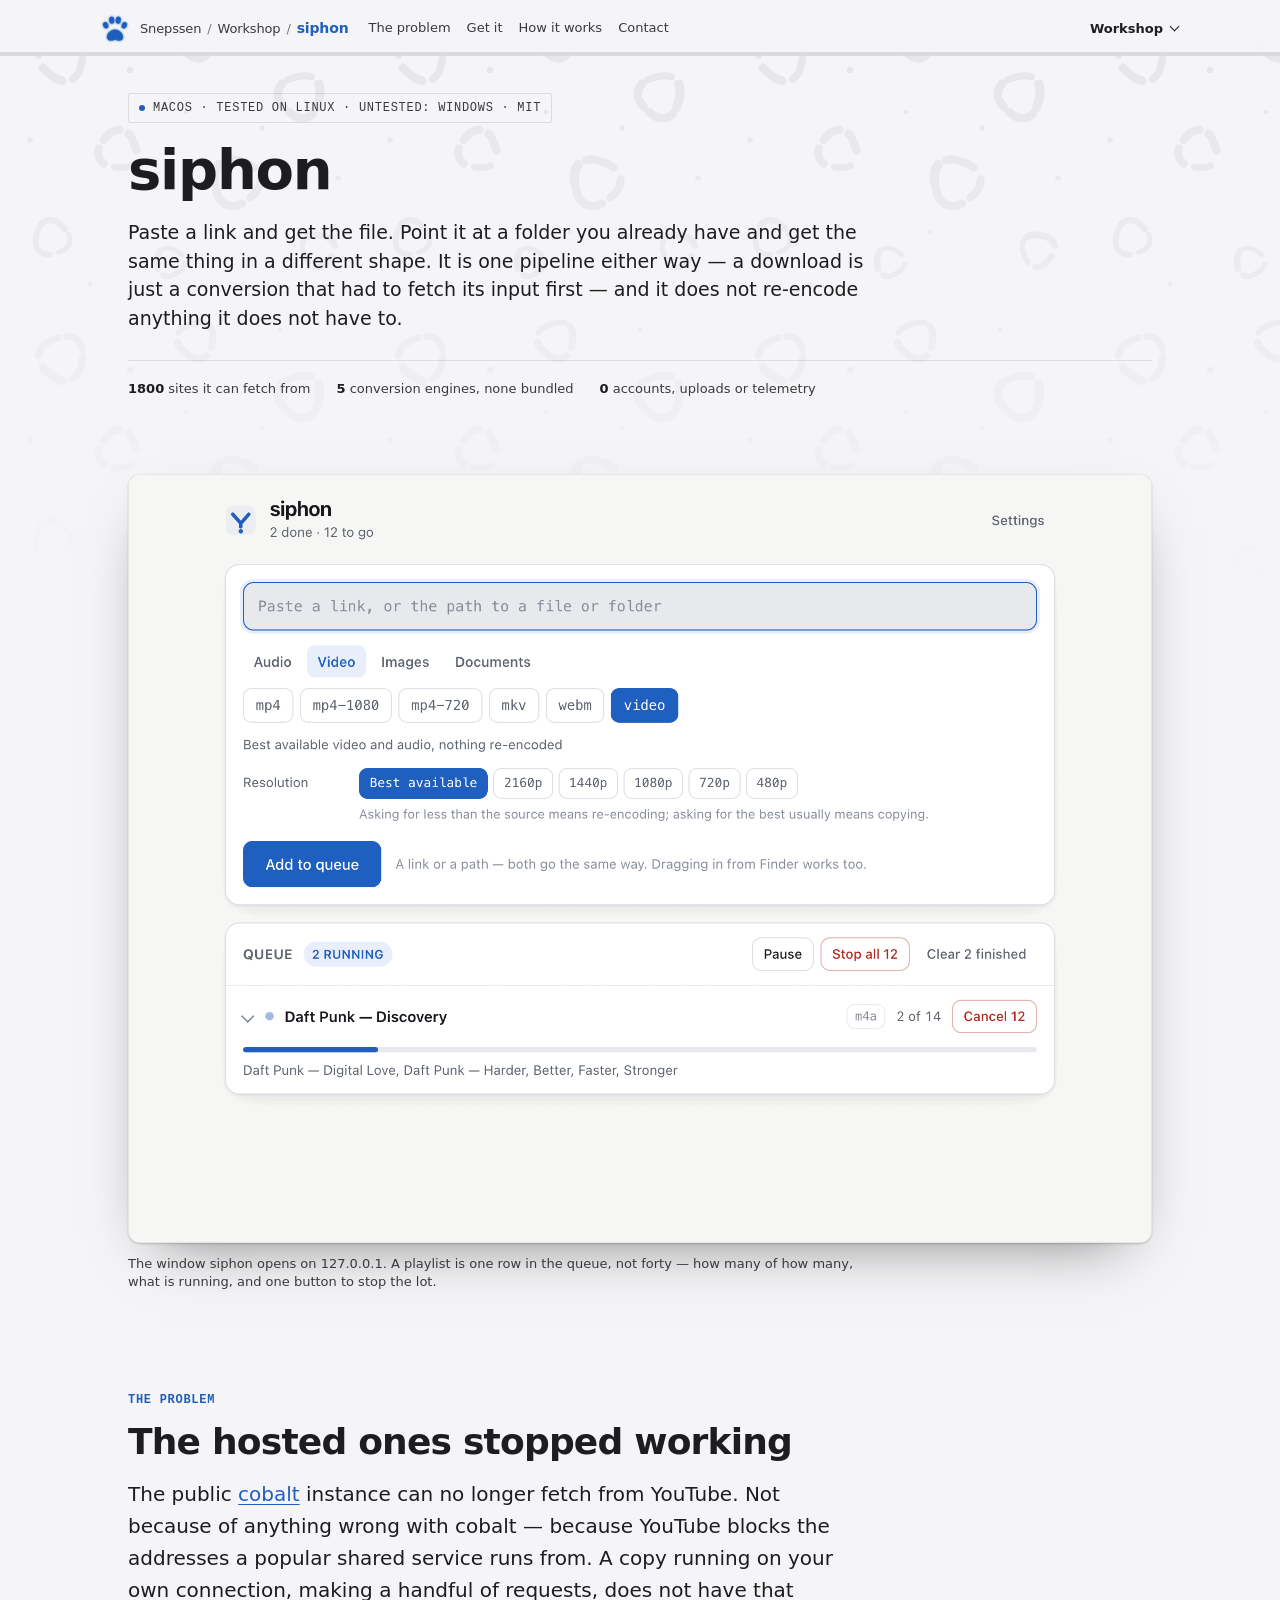
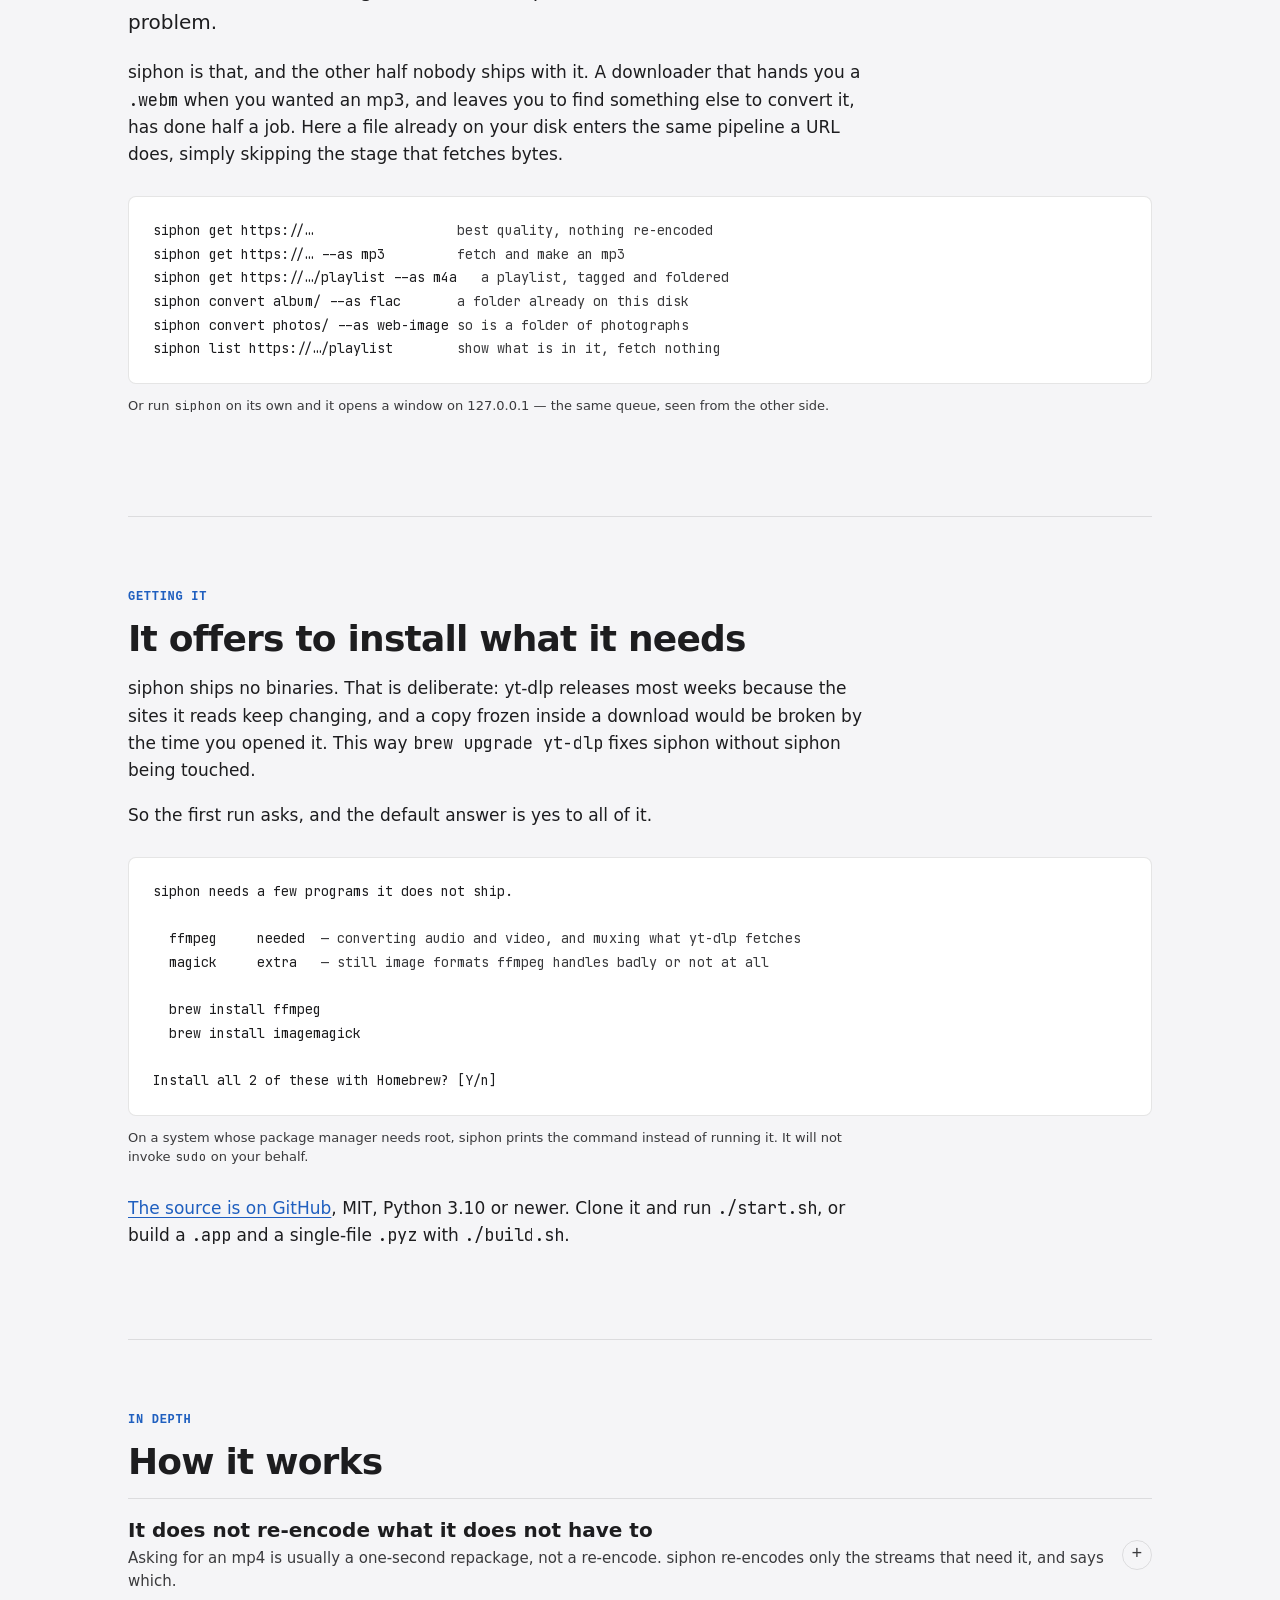
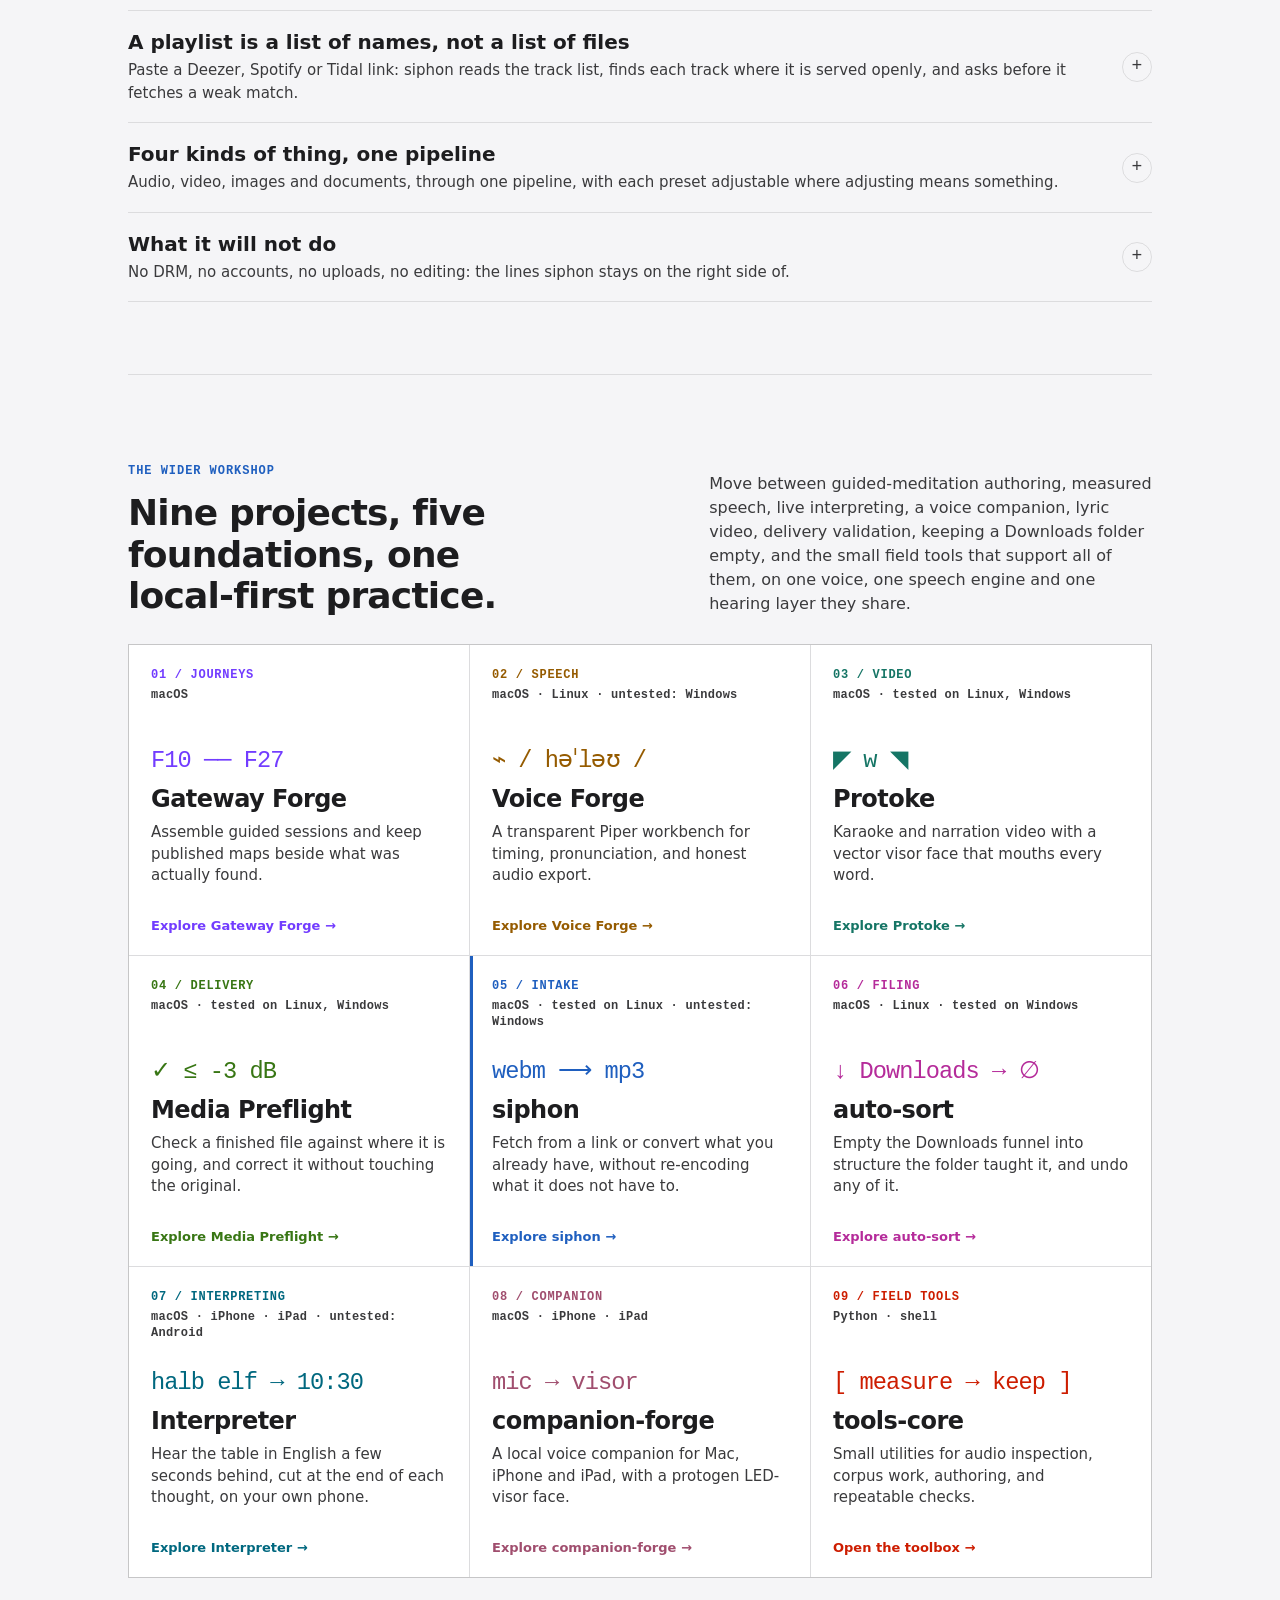
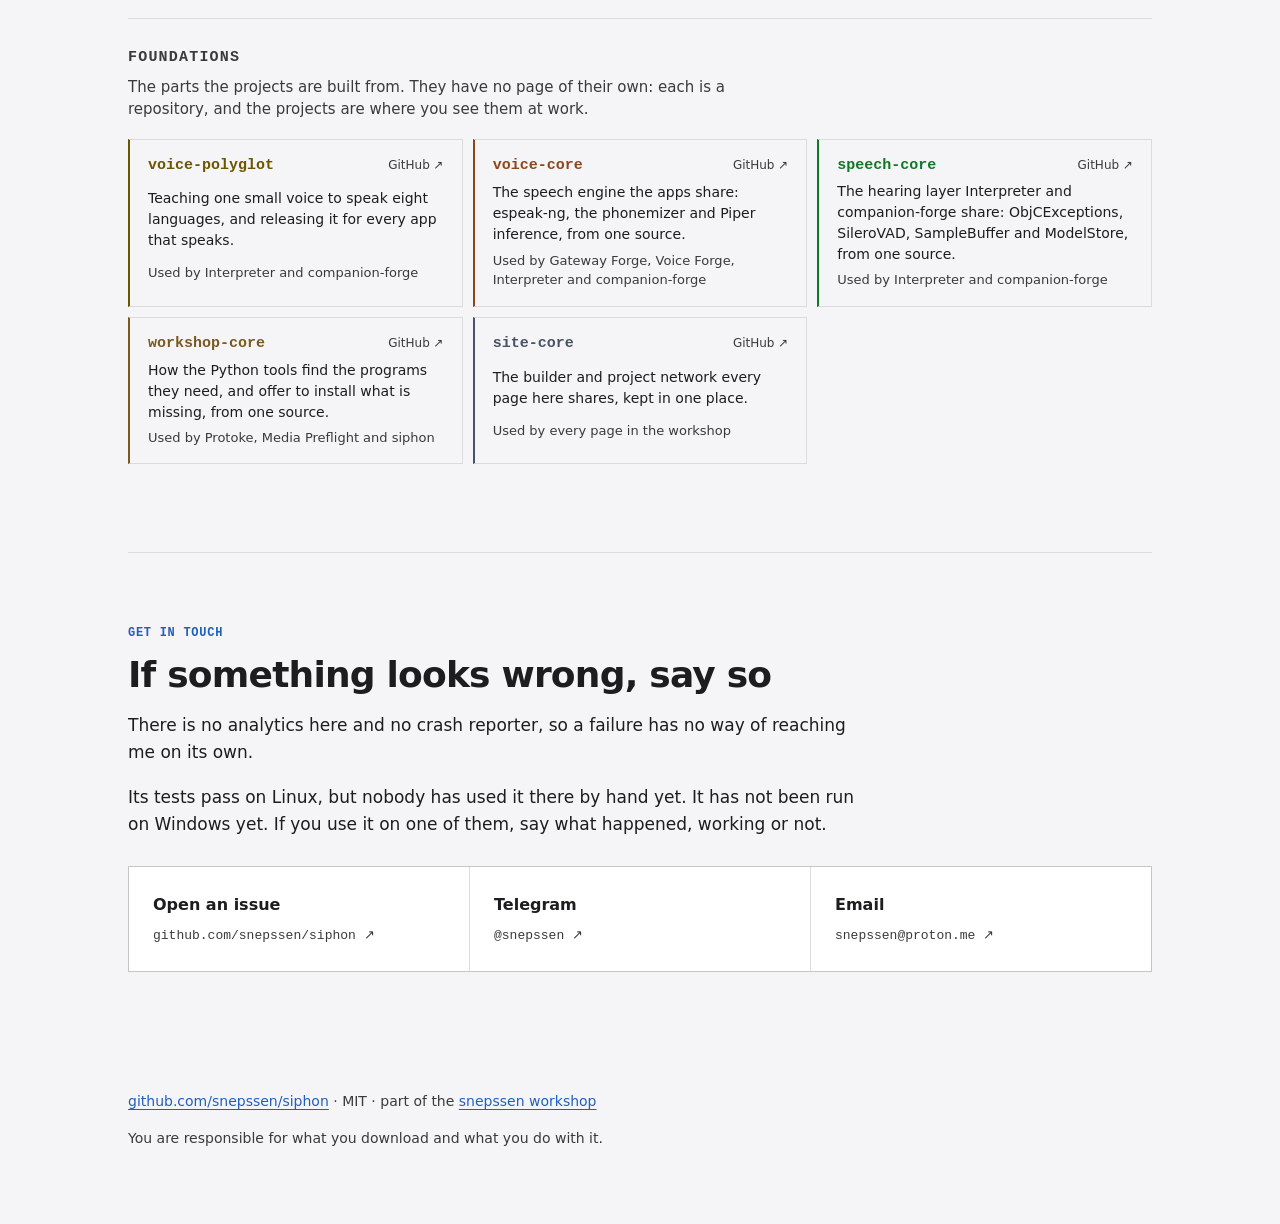
<file: docs/index.html>
<!doctype html>
<!-- Generated by docs/build.py from docs/page.py and docs/ecosystem.json.
     Edits made here are lost on the next build; edit those instead. -->
<html lang="en">
<head>
<meta charset="utf-8">
<meta name="viewport" content="width=device-width, initial-scale=1">
<title>siphon</title>
<meta name="description" content="Fetch media from a URL, or convert what you already have. Local-first, no accounts, and it never re-encodes what it does not have to.">
<meta property="og:title" content="siphon">
<meta property="og:description" content="Get media in, get it out in the shape you want — from a link or from your own disk, through one pipeline, on your own machine.">
<meta property="og:type" content="website">
<meta property="og:url" content="https://snepssen.github.io/siphon/">
<meta property="og:image" content="https://snepssen.github.io/siphon/preview.png">
<meta property="og:image:width" content="1200">
<meta property="og:image:height" content="630">
<meta property="og:image:alt" content="The siphon page">
<meta name="twitter:card" content="summary_large_image">
<link rel="stylesheet" href="fonts.css">
<link rel="stylesheet" href="style.css">
<link rel="stylesheet" href="ecosystem.css">
</head>
<body data-project="siphon">

<span class="ecosystem-page-top" id="page-top" aria-hidden="true"></span>
<span class="ecosystem-coat" aria-hidden="true"></span>
<nav class="ecosystem-rail" aria-label="Snepssen project network">
  <div class="ecosystem-progress" aria-hidden="true"><span></span></div>
  <div class="ecosystem-rail__inner">
    <a class="ecosystem-rail__home" href="#page-top">
      <span class="ecosystem-mark" aria-hidden="true">
        <svg class="ecosystem-mark__art" viewBox="-50 -50 100 100" focusable="false">
          <defs>
            <filter id="ecosystem-glow" x="-60%" y="-60%" width="220%" height="220%">
              <feGaussianBlur stdDeviation="4" result="soft"/>
              <feMerge><feMergeNode in="soft"/><feMergeNode in="SourceGraphic"/></feMerge>
            </filter>
          </defs>
          <g class="ecosystem-mark__paw" filter="url(#ecosystem-glow)" transform="translate(0 -3)">
            <path d="M0,8 C14,8 27,21 27,33 C27,43 18,47 10,45 C5,44 3,41 0,41 C-3,41 -5,44 -10,45 C-18,47 -27,43 -27,33 C-27,21 -14,8 0,8 Z"/>
            <ellipse cx="-31" cy="-6" rx="8.5" ry="11" transform="rotate(-24 -31 -6)"/>
            <ellipse cx="-11" cy="-23" rx="8.5" ry="12" transform="rotate(-8 -11 -23)"/>
            <ellipse cx="11" cy="-23" rx="8.5" ry="12" transform="rotate(8 11 -23)"/>
            <ellipse cx="31" cy="-6" rx="8.5" ry="11" transform="rotate(24 31 -6)"/>
          </g>
        </svg>
      </span>
      <span class="ecosystem-rail__identity">
        <span class="ecosystem-rail__identity-path">
          <span>Snepssen</span><i>/</i><span>Workshop</span><i>/</i>
        </span>
        <strong>siphon</strong>
      </span>
    </a>
    <div class="ecosystem-rail__jumps" role="navigation" aria-label="On this page">
      <a href="#problem">The problem</a>
      <a href="#get">Get it</a>
      <a href="#in-depth">How it works</a>
      <a href="#contact">Contact</a>
    </div>
    <div class="ecosystem-rail__more" hidden>
      <button class="ecosystem-rail__more-btn" type="button" aria-expanded="false"
              aria-controls="ecosystem-page-sections">More</button>
      <div class="ecosystem-rail__more-panel" id="ecosystem-page-sections" role="navigation"
           aria-label="On this page" hidden></div>
    </div>
    <button class="ecosystem-rail__brand" type="button" aria-expanded="false"
            aria-controls="ecosystem-projects" aria-label="Open workshop projects">
      <span class="ecosystem-rail__brand-label">Workshop</span>
      <span class="ecosystem-rail__chevron" aria-hidden="true"></span>
    </button>
    <div class="ecosystem-rail__links" id="ecosystem-projects" aria-hidden="true" inert>
      <a data-project="gateway-forge" style="--project-accent: var(--eco-gateway)" href="https://snepssen.github.io/gateway-forge/">Gateway Forge</a>
      <a data-project="voice-forge" style="--project-accent: var(--eco-voice)" href="https://snepssen.github.io/voice-forge/">Voice Forge</a>
      <a data-project="protoke" style="--project-accent: var(--eco-protoke)" href="https://snepssen.github.io/protoke/">Protoke</a>
      <a data-project="media-preflight" style="--project-accent: var(--eco-preflight)" href="https://snepssen.github.io/media-preflight/">Media Preflight</a>
      <a data-project="siphon" style="--project-accent: var(--eco-siphon)" href="https://snepssen.github.io/siphon/">siphon</a>
      <a data-project="auto-sort" style="--project-accent: var(--eco-autosort)" href="https://snepssen.github.io/auto-sort/">auto-sort</a>
      <a data-project="interpreter-forge" style="--project-accent: var(--eco-interpreter)" href="https://snepssen.github.io/interpreter-forge/">Interpreter</a>
      <a data-project="companion-forge" style="--project-accent: var(--eco-companion)" href="https://snepssen.github.io/companion-forge/">companion-forge</a>
      <a data-project="tools-core" style="--project-accent: var(--eco-tools)" href="https://snepssen.github.io/tools-core/">tools-core</a>
      <a data-project="voice-polyglot" style="--project-accent: var(--eco-polyglot)" href="https://github.com/snepssen/voice-polyglot">voice-polyglot</a>
      <a data-project="voice-core" style="--project-accent: var(--eco-voicecore)" href="https://github.com/snepssen/voice-core">voice-core</a>
      <a data-project="speech-core" style="--project-accent: var(--eco-speechcore)" href="https://github.com/snepssen/speech-core">speech-core</a>
      <a data-project="workshop-core" style="--project-accent: var(--eco-workshopcore)" href="https://github.com/snepssen/workshop-core">workshop-core</a>
      <a data-project="site-core" style="--project-accent: var(--eco-sitecore)" href="https://github.com/snepssen/site-core">site-core</a>
    </div>
  </div>
</nav>

<div class="wrap">
<header id="top" class="mast">
  <span class="badge"><span class="dot"></span>macOS · tested on Linux · untested: Windows · MIT</span>
  <h1>siphon</h1>
  <p class="subhead">Paste a link and get the file. Point it at a folder you already have and get the same thing in a different shape. It is one pipeline either way — a download is just a conversion that had to fetch its input first — and it does not re-encode anything it does not have to.</p>
  <div class="headmeta">
    <span><b>1800</b> sites it can fetch from</span>
    <span><b>5</b> conversion engines, none bundled</span>
    <span><b>0</b> accounts, uploads or telemetry</span>
  </div>
</header>
</div>
<div class="wrap">
  <figure class="shot">
    <picture>
      <source srcset="screens/queue-dark.png" media="(prefers-color-scheme: dark)">
      <img src="screens/queue-light.png" alt="siphon's window: a link field, a format chosen from Audio, Video, Images or Documents, the settings that apply to it, and a queue where a fourteen-track album is one row reading 4 of 14." width="1920"
           height="1440" loading="eager"
           decoding="async">
    </picture>
    <figcaption>The window siphon opens on 127.0.0.1. A playlist is one row in the queue, not forty — how many of how many, what is running, and one button to stop the lot.</figcaption>
  </figure>

<section id="problem">
  <p class="eyebrow">The problem</p>
  <h2>The hosted ones stopped working</h2>
  <p class="lede">The public <a href="https://github.com/imputnet/cobalt">cobalt</a> instance can no longer fetch from YouTube. Not because of anything wrong with cobalt — because YouTube blocks the addresses a popular shared service runs from. A copy running on your own connection, making a handful of requests, does not have that problem.</p>
  <p>siphon is that, and the other half nobody ships with it. A downloader that hands you a <span class="mono">.webm</span> when you wanted an mp3, and leaves you to find something else to convert it, has done half a job. Here a file already on your disk enters the same pipeline a URL does, simply skipping the stage that fetches bytes.</p>
  <div class="figure">
<pre class="report mono">siphon get https://…                  <span class="muted">best quality, nothing re-encoded</span>
siphon get https://… --as mp3         <span class="muted">fetch and make an mp3</span>
siphon get https://…/playlist --as m4a   <span class="muted">a playlist, tagged and foldered</span>
siphon convert album/ --as flac       <span class="muted">a folder already on this disk</span>
siphon convert photos/ --as web-image <span class="muted">so is a folder of photographs</span>
siphon list https://…/playlist        <span class="muted">show what is in it, fetch nothing</span></pre>
<p class="caption">Or run <span class="mono">siphon</span> on its own and it opens a window on 127.0.0.1 — the same queue, seen from the other side.</p>
</div>
</section>

<section id="get">
  <p class="eyebrow">Getting it</p>
  <h2>It offers to install what it needs</h2>
  <p>siphon ships no binaries. That is deliberate: yt-dlp releases most weeks because the sites it reads keep changing, and a copy frozen inside a download would be broken by the time you opened it. This way <span class="mono">brew upgrade yt-dlp</span> fixes siphon without siphon being touched.</p>
  <p>So the first run asks, and the default answer is yes to all of it.</p>
  <div class="figure">
<pre class="report mono">siphon needs a few programs it does not ship.

  ffmpeg     needed  <span class="muted">— converting audio and video, and muxing what yt-dlp fetches</span>
  magick     extra   <span class="muted">— still image formats ffmpeg handles badly or not at all</span>

  brew install ffmpeg
  brew install imagemagick

Install all 2 of these with Homebrew? [Y/n]</pre>
<p class="caption">On a system whose package manager needs root, siphon prints the command instead of running it. It will not invoke <span class="mono">sudo</span> on your behalf.</p>
</div>
  <p><a href="https://github.com/snepssen/siphon">The source is on GitHub</a>, MIT, Python 3.10 or newer. Clone it and run <span class="mono">./start.sh</span>, or build a <span class="mono">.app</span> and a single-file <span class="mono">.pyz</span> with <span class="mono">./build.sh</span>.</p>
</section>

<section id="in-depth" class="folds">
  <p class="eyebrow">In depth</p>
  <h2>How it works</h2>
  <details class="fold" id="remux">
    <summary><span class="fold__title">It does not re-encode what it does not have to</span><span class="fold__teaser">Asking for an mp4 is usually a one-second repackage, not a re-encode. siphon re-encodes only the streams that need it, and says which.</span></summary>
    <div class="fold__body">
  <p>Asking for an mp4 is usually not a conversion. The video is already H.264 and the audio already AAC; both are legal inside an mp4; the only work needed is moving the streams into a different wrapper. That takes about a second and changes not one sample. Re-encoding anyway would cost minutes and quality in exchange for nothing at all.</p>
  <p>So siphon compares what is in the file against what you asked for, stream by stream, re-encodes exactly the streams that need it — and tells you which ones those were.</p>
  <div class="figure">
<pre class="report mono">$ siphon get 'https://www.youtube.com/watch?v=aqz-KE-bpKQ' --as mp4-720 -v
<span class="pass">✓</span> Big Buck Bunny 60fps 4K.mp4  (153.7 MB)
    fetched aqz-KE-bpKQ.mp4
    Repackaged from mp4 to mp4 with the streams copied — nothing re-encoded.
    audio copied: already aac
    video copied: already h264</pre>
<p class="caption">Sixteen seconds for 153 MB, and the packets in the output are byte-for-byte the packets that came down the wire. There is a test that proves it — by comparing per-stream packet checksums, because decoded audio is <em>not</em> proof: containers disagree about padding and interleaving, so a perfect copy can decode a few hundred samples adrift.</p>
</div>
  <p>The same reasoning runs backwards into the fetch. Ask for an mp4 and siphon asks yt-dlp for the H.264 and AAC renditions specifically, so the conversion afterwards finds it has nothing to do. Ask for an <span class="mono">.opus</span> from YouTube and the result is a pure copy of what YouTube already serves — 0.09 seconds, against 7.65 to re-encode the same audio to mp3.</p>
  <p>You can see the decision before committing to it: <span class="mono">siphon plan recording.wav --as flac</span>.</p>
    </div>
  </details>
  <details class="fold" id="music">
    <summary><span class="fold__title">A playlist is a list of names, not a list of files</span><span class="fold__teaser">Paste a Deezer, Spotify or Tidal link: siphon reads the track list, finds each track where it is served openly, and asks before it fetches a weak match.</span></summary>
    <div class="fold__body">
  <p>Paste a Deezer, Spotify or Tidal album, playlist or track. siphon reads the track list — titles, artists, running times, cover art, ISRCs — then finds each track something that will actually serve it, fetches that, tags it, embeds the cover and files it under the album.</p>
  <p>Deezer needs no key at all. Spotify works without one too, by reading the same embed its web player uses — but that path cannot see ISRCs and stops at fifty tracks of a long playlist, so siphon says when a list looks truncated rather than quietly handing you a fraction of it.</p>
  <h3>How a track is matched, and when it refuses</h3>
  <p>This is where a music downloader usually goes quietly wrong. The obvious approach is to search the title and take whatever is closest in length. That is wrong often enough to matter:</p>
  <div class="figure">
<pre class="report mono"><span class="muted">wanted: Daft Punk — Harder, Better, Faster, Stronger (226s)</span>

<span class="pass">100%</span>  225s  Daft Punk            Daft Punk - Harder, Better, Faster, Stronger
      <span class="muted">title matches, channel is the artist, length exact</span>
 <span class="warn">73%</span>  225s  Fr. Eckle Studios    Daft Hands - Harder, Better, Faster, Stronger
      <span class="muted">title matches, length exact</span>
 <span class="bad">49%</span>  207s  Daft Punk            Daft Punk - Around the World / Harder Better…
      <span class="muted">length 19s out, looks like a live version</span></pre>
<p class="caption">“Daft Hands” is a different recording that happens to be <em>closer</em> in length than the real track. A resolver that decides on running time picks it. So running time is worth a quarter of the score and never more; the rest is the title, and whether the artist is the one who uploaded it.</p>
</div>
  <p>Above 75% siphon acts without comment. Below 50% it downloads nothing and names the closest miss. In between it stops and asks — <em>before</em> fetching, with the candidates and the reasons laid out, in the terminal or as a card in the window. A weak match is shown before it downloads, not apologised for after.</p>
  <figure class="shot">
    <picture>
      <source srcset="screens/choosing-dark.png" media="(prefers-color-scheme: dark)">
      <img src="screens/choosing-light.png" alt="A track siphon is not sure about, stopped in the queue. Candidates are listed with their scores, uploaders, lengths and the reasons for each score, each with a Use this button, and a note that nothing has been downloaded." width="1920"
           height="1760" loading="lazy"
           decoding="async">
    </picture>
    <figcaption>Erik Satie's Gnossienne No.1 at 69% — close enough to offer, not close enough to assume. Nothing has been fetched at this point, and the job waits as long as it takes, including across a restart.</figcaption>
  </figure>
    </div>
  </details>
  <details class="fold" id="formats">
    <summary><span class="fold__title">Four kinds of thing, one pipeline</span><span class="fold__teaser">Audio, video, images and documents, through one pipeline, with each preset adjustable where adjusting means something.</span></summary>
    <div class="fold__body">
  <div class="cards">
    <div class="card"><h3>Audio</h3><p class="mono">mp3 · m4a · opus · flac · wav</p><p>Plus <span class="mono">audio</span>, meaning whatever it already was, untouched.</p></div>
    <div class="card"><h3>Video</h3><p class="mono">mp4 · mp4-1080 · mp4-720 · mkv · webm</p><p>Plus <span class="mono">video</span> — best available, nothing re-encoded.</p></div>
    <div class="card"><h3>Images</h3><p class="mono">jpg · png · webp · tiff · gif</p><p><span class="mono">web-image</span> caps the longest side at 2000px. Transparency is flattened onto white, not the black you would otherwise get.</p></div>
    <div class="card"><h3>Documents</h3><p class="mono">pdf · docx · xlsx · pptx · epub · odt · rtf · html · md · txt · csv</p><p>Office files to PDF keep their layout; documents to markup keep their meaning. Different engines, on purpose.</p></div>
  </div>
  <p>A preset is where a setting starts, not where it is stuck. Pick a format and the window offers what can be adjusted on it — a bitrate for a lossy audio format, a resolution for video, quality and a size cap for images, a rendering resolution for PDF pages — and the command line takes the same choices. Only the settings that mean something are offered: there is no bitrate on FLAC and no resolution on an audio file, because a control that changes nothing is worse than no control.</p>
  <p class="note">A PDF rendered to images gives you one file per page, not a picture of page one.</p>
    </div>
  </details>
  <details class="fold" id="limits">
    <summary><span class="fold__title">What it will not do</span><span class="fold__teaser">No DRM, no accounts, no uploads, no editing: the lines siphon stays on the right side of.</span></summary>
    <div class="fold__body">
  <p>siphon fetches things that are served openly. It reads playlists from streaming services as metadata — what the tracks are — and then fetches those tracks from somewhere that serves them. <b>It does not decrypt protected streams, and it will not be made to.</b> If a service hands out its audio under DRM, siphon's answer is that it cannot help, and it says so in those words rather than failing strangely.</p>
  <p>It is not an editor and not a library manager. It does not upload anything anywhere, and nothing leaves your machine except the request that fetches the media. There are no accounts, no telemetry and no cloud anything.</p>
  <p>Two limits worth knowing before you meet them. <b>There is no way back out of a PDF</b> — a PDF describes marks on a page, and the structure the document had before it became one is not in the file; siphon makes PDFs smaller and renders their pages, and does not pretend to un-print them. And <b>converting a document is not transcoding</b>: tracked changes and exact layout do not survive a change of format, so every plan says what it will lose before it runs.</p>
    </div>
  </details>
</section>

<section class="ecosystem-more" aria-labelledby="ecosystem-heading">
  <div class="ecosystem-more__head">
    <div>
      <p class="ecosystem-kicker">The wider workshop</p>
      <h2 id="ecosystem-heading">Nine projects, five foundations, one local-first practice.</h2>
    </div>
    <p class="ecosystem-more__intro">Move between guided-meditation authoring, measured speech, live interpreting, a voice companion, lyric video, delivery validation, keeping a Downloads folder empty, and the small field tools that support all of them, on one voice, one speech engine and one hearing layer they share.</p>
  </div>
  <div class="ecosystem-grid">
    <a class="ecosystem-card" data-project="gateway-forge" style="--card-accent: var(--eco-gateway)" href="https://snepssen.github.io/gateway-forge/">
      <div class="ecosystem-card__index"><span>01 / JOURNEYS</span><span>macOS</span></div>
      <div class="ecosystem-card__glyph" aria-hidden="true">F10 ── F27</div>
      <h3>Gateway Forge</h3>
      <p>Assemble guided sessions and keep published maps beside what was actually found.</p>
      <span class="ecosystem-card__go">Explore Gateway Forge →</span>
    </a>
    <a class="ecosystem-card" data-project="voice-forge" style="--card-accent: var(--eco-voice)" href="https://snepssen.github.io/voice-forge/">
      <div class="ecosystem-card__index"><span>02 / SPEECH</span><span>macOS · Linux · untested: Windows</span></div>
      <div class="ecosystem-card__glyph" aria-hidden="true">⌁ / həˈləʊ /</div>
      <h3>Voice Forge</h3>
      <p>A transparent Piper workbench for timing, pronunciation, and honest audio export.</p>
      <span class="ecosystem-card__go">Explore Voice Forge →</span>
    </a>
    <a class="ecosystem-card" data-project="protoke" style="--card-accent: var(--eco-protoke)" href="https://snepssen.github.io/protoke/">
      <div class="ecosystem-card__index"><span>03 / VIDEO</span><span>macOS · tested on Linux, Windows</span></div>
      <div class="ecosystem-card__glyph" aria-hidden="true">◤ w ◥</div>
      <h3>Protoke</h3>
      <p>Karaoke and narration video with a vector visor face that mouths every word.</p>
      <span class="ecosystem-card__go">Explore Protoke →</span>
    </a>
    <a class="ecosystem-card" data-project="media-preflight" style="--card-accent: var(--eco-preflight)" href="https://snepssen.github.io/media-preflight/">
      <div class="ecosystem-card__index"><span>04 / DELIVERY</span><span>macOS · tested on Linux, Windows</span></div>
      <div class="ecosystem-card__glyph" aria-hidden="true">✓ ≤ -3 dB</div>
      <h3>Media Preflight</h3>
      <p>Check a finished file against where it is going, and correct it without touching the original.</p>
      <span class="ecosystem-card__go">Explore Media Preflight →</span>
    </a>
    <a class="ecosystem-card" data-project="siphon" style="--card-accent: var(--eco-siphon)" href="https://snepssen.github.io/siphon/" aria-current="page">
      <div class="ecosystem-card__index"><span>05 / INTAKE</span><span>macOS · tested on Linux · untested: Windows</span></div>
      <div class="ecosystem-card__glyph" aria-hidden="true">webm ⟶ mp3</div>
      <h3>siphon</h3>
      <p>Fetch from a link or convert what you already have, without re-encoding what it does not have to.</p>
      <span class="ecosystem-card__go">Explore siphon →</span>
    </a>
    <a class="ecosystem-card" data-project="auto-sort" style="--card-accent: var(--eco-autosort)" href="https://snepssen.github.io/auto-sort/">
      <div class="ecosystem-card__index"><span>06 / FILING</span><span>macOS · Linux · tested on Windows</span></div>
      <div class="ecosystem-card__glyph" aria-hidden="true">↓ Downloads → ∅</div>
      <h3>auto-sort</h3>
      <p>Empty the Downloads funnel into structure the folder taught it, and undo any of it.</p>
      <span class="ecosystem-card__go">Explore auto-sort →</span>
    </a>
    <a class="ecosystem-card" data-project="interpreter-forge" style="--card-accent: var(--eco-interpreter)" href="https://snepssen.github.io/interpreter-forge/">
      <div class="ecosystem-card__index"><span>07 / INTERPRETING</span><span>macOS · iPhone · iPad · untested: Android</span></div>
      <div class="ecosystem-card__glyph" aria-hidden="true">halb elf → 10:30</div>
      <h3>Interpreter</h3>
      <p>Hear the table in English a few seconds behind, cut at the end of each thought, on your own phone.</p>
      <span class="ecosystem-card__go">Explore Interpreter →</span>
    </a>
    <a class="ecosystem-card" data-project="companion-forge" style="--card-accent: var(--eco-companion)" href="https://snepssen.github.io/companion-forge/">
      <div class="ecosystem-card__index"><span>08 / COMPANION</span><span>macOS · iPhone · iPad</span></div>
      <div class="ecosystem-card__glyph" aria-hidden="true">mic → visor</div>
      <h3>companion-forge</h3>
      <p>A local voice companion for Mac, iPhone and iPad, with a protogen LED-visor face.</p>
      <span class="ecosystem-card__go">Explore companion-forge →</span>
    </a>
    <a class="ecosystem-card" data-project="tools-core" style="--card-accent: var(--eco-tools)" href="https://snepssen.github.io/tools-core/">
      <div class="ecosystem-card__index"><span>09 / FIELD TOOLS</span><span>Python · shell</span></div>
      <div class="ecosystem-card__glyph" aria-hidden="true">[ measure → keep ]</div>
      <h3>tools-core</h3>
      <p>Small utilities for audio inspection, corpus work, authoring, and repeatable checks.</p>
      <span class="ecosystem-card__go">Open the toolbox →</span>
    </a>
  </div>
  <div class="ecosystem-foundations">
    <div class="ecosystem-foundations__head">
      <p class="ecosystem-kicker">Foundations</p>
      <p>The parts the projects are built from. They have no page of their own: each is a repository, and the projects are where you see them at work.</p>
    </div>
    <ul>
      <li><a class="ecosystem-foundation" data-project="voice-polyglot" style="--card-accent: var(--eco-polyglot)" href="https://github.com/snepssen/voice-polyglot">
        <span class="ecosystem-foundation__name">voice-polyglot<span class="ecosystem-foundation__out" aria-label="on GitHub">GitHub ↗</span></span>
        <span class="ecosystem-foundation__what">Teaching one small voice to speak eight languages, and releasing it for every app that speaks.</span>
        <span class="ecosystem-foundation__used">Used by Interpreter and companion-forge</span>
      </a></li>
      <li><a class="ecosystem-foundation" data-project="voice-core" style="--card-accent: var(--eco-voicecore)" href="https://github.com/snepssen/voice-core">
        <span class="ecosystem-foundation__name">voice-core<span class="ecosystem-foundation__out" aria-label="on GitHub">GitHub ↗</span></span>
        <span class="ecosystem-foundation__what">The speech engine the apps share: espeak-ng, the phonemizer and Piper inference, from one source.</span>
        <span class="ecosystem-foundation__used">Used by Gateway Forge, Voice Forge, Interpreter and companion-forge</span>
      </a></li>
      <li><a class="ecosystem-foundation" data-project="speech-core" style="--card-accent: var(--eco-speechcore)" href="https://github.com/snepssen/speech-core">
        <span class="ecosystem-foundation__name">speech-core<span class="ecosystem-foundation__out" aria-label="on GitHub">GitHub ↗</span></span>
        <span class="ecosystem-foundation__what">The hearing layer Interpreter and companion-forge share: ObjCExceptions, SileroVAD, SampleBuffer and ModelStore, from one source.</span>
        <span class="ecosystem-foundation__used">Used by Interpreter and companion-forge</span>
      </a></li>
      <li><a class="ecosystem-foundation" data-project="workshop-core" style="--card-accent: var(--eco-workshopcore)" href="https://github.com/snepssen/workshop-core">
        <span class="ecosystem-foundation__name">workshop-core<span class="ecosystem-foundation__out" aria-label="on GitHub">GitHub ↗</span></span>
        <span class="ecosystem-foundation__what">How the Python tools find the programs they need, and offer to install what is missing, from one source.</span>
        <span class="ecosystem-foundation__used">Used by Protoke, Media Preflight and siphon</span>
      </a></li>
      <li><a class="ecosystem-foundation" data-project="site-core" style="--card-accent: var(--eco-sitecore)" href="https://github.com/snepssen/site-core">
        <span class="ecosystem-foundation__name">site-core<span class="ecosystem-foundation__out" aria-label="on GitHub">GitHub ↗</span></span>
        <span class="ecosystem-foundation__what">The builder and project network every page here shares, kept in one place.</span>
        <span class="ecosystem-foundation__used">Used by every page in the workshop</span>
      </a></li>
    </ul>
  </div>
</section>

<section id="contact">
  <p class="eyebrow">Get in touch</p>
  <h2>If something looks wrong, say so</h2>
  <p>There is no analytics here and no crash reporter, so a failure has no way of reaching me on its own.</p>
  <p>Its tests pass on Linux, but nobody has used it there by hand yet. It has not been run on Windows yet. If you use it on one of them, say what happened, working or not.</p>
  <div class="contact-card">
    <a href="https://github.com/snepssen/siphon/issues">Open an issue<span>github.com/snepssen/siphon ↗</span></a>
    <a href="https://t.me/snepssen">Telegram<span>@snepssen ↗</span></a>
    <a href="mailto:snepssen@proton.me">Email<span>snepssen@proton.me ↗</span></a>
  </div>
</section>

<footer>
  <p><a href="https://github.com/snepssen/siphon">github.com/snepssen/siphon</a> · MIT · part of the <a href="https://snepssen.github.io/tools-core/">snepssen workshop</a></p>
  <p>You are responsible for what you download and what you do with it.</p>
</footer>

</div>

<script src="ecosystem.js"></script>
</body>
</html>
</file>
<file: docs/fonts.css>
/* The type this page uses, served from this repository.
 *
 * Written by tools-core/site-fonts/self-host.py, which copies each
 * @font-face across from Google's own stylesheet exactly as served and
 * changes only the url(). Do not hand-edit: re-run the tool.
 *
 * Loading these from fonts.googleapis.com told Google the address of
 * everyone who read the page. These pages have no analytics of any
 * kind, so the type was the last thing reporting back.
 *
 * From: https://fonts.googleapis.com/css2?family=Space+Grotesk:wght@500;600;700&family=Inter:wght@400;500;600&family=JetBrains+Mono:wght@400;500&display=swap
 */

@font-face {
  font-family: 'Inter';
  font-style: normal;
  font-weight: 400;
  font-display: swap;
  src: url(fonts/UcC73FwrK3iLTeHuS_nVMrMxCp50SjIa1ZL7W0Q5nw.woff2) format('woff2');
  unicode-range: U+0000-00FF, U+0131, U+0152-0153, U+02BB-02BC, U+02C6, U+02DA, U+02DC, U+0304, U+0308, U+0329, U+2000-206F, U+20AC, U+2122, U+2191, U+2193, U+2212, U+2215, U+FEFF, U+FFFD;
}

@font-face {
  font-family: 'Inter';
  font-style: normal;
  font-weight: 500;
  font-display: swap;
  src: url(fonts/UcC73FwrK3iLTeHuS_nVMrMxCp50SjIa1ZL7W0Q5nw.woff2) format('woff2');
  unicode-range: U+0000-00FF, U+0131, U+0152-0153, U+02BB-02BC, U+02C6, U+02DA, U+02DC, U+0304, U+0308, U+0329, U+2000-206F, U+20AC, U+2122, U+2191, U+2193, U+2212, U+2215, U+FEFF, U+FFFD;
}

@font-face {
  font-family: 'Inter';
  font-style: normal;
  font-weight: 600;
  font-display: swap;
  src: url(fonts/UcC73FwrK3iLTeHuS_nVMrMxCp50SjIa1ZL7W0Q5nw.woff2) format('woff2');
  unicode-range: U+0000-00FF, U+0131, U+0152-0153, U+02BB-02BC, U+02C6, U+02DA, U+02DC, U+0304, U+0308, U+0329, U+2000-206F, U+20AC, U+2122, U+2191, U+2193, U+2212, U+2215, U+FEFF, U+FFFD;
}

@font-face {
  font-family: 'JetBrains Mono';
  font-style: normal;
  font-weight: 400;
  font-display: swap;
  src: url(fonts/tDbv2o-flEEny0FZhsfKu5WU4zr3E_BX0PnT8RD8yKwBNntkaToggR7BYRbKPxDcwgknk-4.woff2) format('woff2');
  unicode-range: U+0000-00FF, U+0131, U+0152-0153, U+02BB-02BC, U+02C6, U+02DA, U+02DC, U+0304, U+0308, U+0329, U+2000-206F, U+20AC, U+2122, U+2191, U+2193, U+2212, U+2215, U+FEFF, U+FFFD;
}

@font-face {
  font-family: 'JetBrains Mono';
  font-style: normal;
  font-weight: 500;
  font-display: swap;
  src: url(fonts/tDbv2o-flEEny0FZhsfKu5WU4zr3E_BX0PnT8RD8yKwBNntkaToggR7BYRbKPxDcwgknk-4.woff2) format('woff2');
  unicode-range: U+0000-00FF, U+0131, U+0152-0153, U+02BB-02BC, U+02C6, U+02DA, U+02DC, U+0304, U+0308, U+0329, U+2000-206F, U+20AC, U+2122, U+2191, U+2193, U+2212, U+2215, U+FEFF, U+FFFD;
}

@font-face {
  font-family: 'Space Grotesk';
  font-style: normal;
  font-weight: 500;
  font-display: swap;
  src: url(fonts/V8mDoQDjQSkFtoMM3T6r8E7mPbF4C_k3HqU.woff2) format('woff2');
  unicode-range: U+0000-00FF, U+0131, U+0152-0153, U+02BB-02BC, U+02C6, U+02DA, U+02DC, U+0304, U+0308, U+0329, U+2000-206F, U+20AC, U+2122, U+2191, U+2193, U+2212, U+2215, U+FEFF, U+FFFD;
}

@font-face {
  font-family: 'Space Grotesk';
  font-style: normal;
  font-weight: 600;
  font-display: swap;
  src: url(fonts/V8mDoQDjQSkFtoMM3T6r8E7mPbF4C_k3HqU.woff2) format('woff2');
  unicode-range: U+0000-00FF, U+0131, U+0152-0153, U+02BB-02BC, U+02C6, U+02DA, U+02DC, U+0304, U+0308, U+0329, U+2000-206F, U+20AC, U+2122, U+2191, U+2193, U+2212, U+2215, U+FEFF, U+FFFD;
}

@font-face {
  font-family: 'Space Grotesk';
  font-style: normal;
  font-weight: 700;
  font-display: swap;
  src: url(fonts/V8mDoQDjQSkFtoMM3T6r8E7mPbF4C_k3HqU.woff2) format('woff2');
  unicode-range: U+0000-00FF, U+0131, U+0152-0153, U+02BB-02BC, U+02C6, U+02DA, U+02DC, U+0304, U+0308, U+0329, U+2000-206F, U+20AC, U+2122, U+2191, U+2193, U+2212, U+2215, U+FEFF, U+FFFD;
}
</file>
<file: docs/style.css>
/* Dark-first, and the same palette the window uses — the page, the icon and
   the program a reader downloads should be recognisably one thing rather than
   a brand applied to a tool afterwards. Blue is the accent siphon acts in,
   green a finished file, amber something that wants a person, red a refusal. */
:root{
  --ground:#16181C; --surface:#1E2127; --raise:#262A31; --line:#313640;
  --ink:#E8EAEE; --muted:#99A1AD;
  --signal:#7AA7FF;             /* siphon acting */
  --fail:#FF8A80;               /* a refusal */
  --warn:#F0B849;               /* waiting for a person */
  --published:#6FD39A;          /* finished */
  --measure:64ch;
}
@media (prefers-color-scheme: light){
  :root:not([data-theme="dark"]){
    --ground:#F6F6F4; --surface:#FFFFFF; --raise:#EDEEF1; --line:#DCDFE4;
    --ink:#16181C; --muted:#5D646E;
    --signal:#1F5FBF; --fail:#B3261E; --warn:#8A5A00; --published:#1C6B3F;
  }
}
:root[data-theme="light"]{
  --ground:#F6F6F4; --surface:#FFFFFF; --raise:#EDEEF1; --line:#DCDFE4;
  --ink:#16181C; --muted:#5D646E;
  --signal:#1F5FBF; --fail:#B3261E; --warn:#8A5A00; --published:#1C6B3F;
}

*{box-sizing:border-box}
body{
  margin:0; background:var(--ground); color:var(--ink);
  font:400 17px/1.62 Inter,system-ui,-apple-system,"Segoe UI",sans-serif;
  -webkit-font-smoothing:antialiased;
}
.wrap{max-width:1160px;margin:0 auto;padding:0 28px}
h1,h2,h3,.ui{font-family:"Space Grotesk",Inter,system-ui,sans-serif;letter-spacing:-.02em}
.mono,code,pre{font-family:"JetBrains Mono",ui-monospace,Menlo,Consolas,monospace}
a{color:var(--signal);text-decoration-thickness:1px;text-underline-offset:3px}
a:focus-visible,button:focus-visible{outline:2px solid var(--signal);outline-offset:3px}
p{margin:0 0 1.05em;max-width:var(--measure)}
.lede{font-size:20px}
.eyebrow{
  font-family:"JetBrains Mono",monospace;font-size:11px;font-weight:500;
  letter-spacing:.16em;text-transform:uppercase;color:var(--muted);margin:0 0 14px;
}
img,svg{max-width:100%}

/* ---------------------------------------------------------------- masthead */
header{padding:74px 0 0;border-bottom:1px solid var(--line)}
.badge{
  display:inline-flex;align-items:center;gap:8px;font-family:"JetBrains Mono",monospace;
  font-size:11px;font-weight:500;letter-spacing:.12em;text-transform:uppercase;
  color:var(--muted);border:1px solid var(--line);border-radius:2px;padding:5px 10px;
}
.dot{width:6px;height:6px;border-radius:50%;background:var(--signal)}
h1{
  font-weight:600;font-size:clamp(46px,8vw,92px);line-height:.98;
  margin:26px 0 0;text-wrap:balance;
}
.subhead{margin:24px 0 0;font-size:21px;line-height:1.52;max-width:58ch;color:var(--ink)}
.headmeta{
  display:flex;flex-wrap:wrap;gap:10px 26px;margin:34px 0 0;padding:18px 0 40px;
  border-top:1px solid var(--line);
}
.headmeta span{font-size:13px;color:var(--muted)}
.headmeta b{color:var(--ink);font-weight:600}

/* ------------------------------------------------------------ section jump */
.jump{position:sticky;top:0;z-index:20;background:var(--ground);border-bottom:1px solid var(--line)}
@supports (backdrop-filter:blur(10px)){
  .jump{background:color-mix(in srgb, var(--ground) 84%, transparent);backdrop-filter:blur(10px)}
}
.jump .wrap{display:flex;align-items:center;justify-content:space-between;gap:20px;height:46px}
.jump ul{display:flex;gap:24px;margin:0;padding:0;list-style:none}
.jump a{
  font-family:"JetBrains Mono",monospace;font-size:11px;font-weight:500;
  letter-spacing:.14em;text-transform:uppercase;text-decoration:none;
  color:var(--muted);white-space:nowrap;
}
.jump .mark{color:var(--ink);letter-spacing:.02em;font-family:"Space Grotesk",sans-serif;font-weight:600}
.jump a:hover{color:var(--signal)}
section[id],header[id]{scroll-margin-top:58px}
@media (max-width:600px){
  .jump .mark{display:none}
  .jump .wrap{justify-content:center}
  .jump ul{gap:15px;overflow-x:auto}
}

section{padding:62px 0;border-bottom:1px solid var(--line)}
section:last-of-type{border-bottom:0}
h2{font-size:clamp(27px,3.6vw,38px);font-weight:600;margin:0 0 10px;text-wrap:balance}
h3{font-size:18px;font-weight:600;margin:0 0 8px}

/* ------------------------------------------------------------- the report */
.report{
  background:var(--surface);border:1px solid var(--line);border-radius:8px;
  padding:22px 24px;overflow-x:auto;
  font:400 13.5px/1.75 "JetBrains Mono",ui-monospace,Menlo,Consolas,monospace;
  white-space:pre;
}
.report .r-fail{color:var(--fail)}
.report .r-pass{color:var(--signal)}
.report .r-warn{color:var(--warn)}
.report .r-dim{color:var(--muted)}
.report .r-head{color:var(--ink);font-weight:500}

.caption{margin:14px 0 0;font-size:14px;color:var(--muted);max-width:var(--measure)}

/* ----------------------------------------------------------------- layout */
.two{display:grid;grid-template-columns:minmax(0,1.05fr) minmax(0,.95fr);gap:44px;align-items:start}
.cards{display:grid;grid-template-columns:repeat(2,minmax(0,1fr));gap:1px;background:var(--line);
       border:1px solid var(--line);margin-top:28px}
.card{background:var(--surface);padding:22px 22px 24px}
.card h3{color:var(--ink)}
.card p{margin:0;font-size:15px;line-height:1.55;color:var(--muted);max-width:none}
.card .num{font:500 11px/1 "JetBrains Mono",monospace;letter-spacing:.14em;
           text-transform:uppercase;color:var(--signal);display:block;margin-bottom:12px}

table{width:100%;border-collapse:collapse;margin:24px 0 0;font-size:15px}
th,td{text-align:left;padding:11px 14px 11px 0;border-bottom:1px solid var(--line);vertical-align:top}
th{font-family:"JetBrains Mono",monospace;font-size:11px;font-weight:500;letter-spacing:.13em;
   text-transform:uppercase;color:var(--muted)}
td code{font-size:13.5px;color:var(--ink)}
.tag{display:inline-block;font:500 10.5px/1 "JetBrains Mono",monospace;letter-spacing:.1em;
     text-transform:uppercase;padding:4px 7px;border-radius:2px;border:1px solid var(--line);
     color:var(--muted);white-space:nowrap}
.tag.published{color:var(--published);border-color:color-mix(in srgb,var(--published) 40%,transparent)}
.tag.informal{color:var(--warn);border-color:color-mix(in srgb,var(--warn) 40%,transparent)}

.note{
  border-left:2px solid var(--warn);background:color-mix(in srgb,var(--warn) 7%,transparent);
  padding:16px 18px;margin:28px 0 0;
}
.note p{margin:0;font-size:15px;max-width:none}
.note strong{color:var(--ink)}

pre.code{
  background:var(--surface);border:1px solid var(--line);border-radius:8px;
  padding:18px 20px;overflow-x:auto;font-size:13.5px;line-height:1.7;margin:22px 0 0;
}
pre.code .c{color:var(--muted)}

ul.plain{margin:16px 0 0;padding:0;list-style:none;max-width:var(--measure)}
ul.plain li{padding:9px 0 9px 26px;position:relative;border-bottom:1px solid var(--line);font-size:15.5px}
ul.plain li::before{content:"✓";position:absolute;left:0;color:var(--signal);font-weight:600}
ul.plain li.no::before{content:"✕";color:var(--fail)}

/* ---------------------------------------------------------- signal diagram */
.diagram{margin:28px 0 0;padding:26px 20px;background:var(--surface);
         border:1px solid var(--line);border-radius:8px;overflow-x:auto}
.diagram svg{display:block;min-width:660px;margin:0 auto}
.d-node{fill:var(--raise);stroke:var(--line)}
.d-label{fill:var(--ink);font:500 12px/1 "JetBrains Mono",monospace}
.d-sub{fill:var(--muted);font:400 10.5px/1 "JetBrains Mono",monospace}
.d-line{stroke:var(--line);stroke-width:1.5;fill:none}
.d-accent{stroke:var(--signal);stroke-width:1.5;fill:none}
.d-out{fill:var(--muted);font:400 11px/1 "JetBrains Mono",monospace}

/* A faithful reproduction of the application window rather than a bitmap of
   it: sharp at any size, legible to a screen reader, and it follows the
   reader's own light or dark setting the way the real window does. */
.figure{margin:28px 0 0;padding:0}
.figure svg{display:block;width:100%;border:1px solid var(--line);border-radius:8px}
.figure figcaption{margin-top:9px;font-size:13.5px;color:var(--muted);max-width:var(--measure)}

.window{margin:28px 0 0;padding:0}
.window-panel{background:var(--surface);border:1px solid var(--line);
              border-radius:10px;padding:20px}
.window figcaption{margin-top:10px;font-size:13.5px;color:var(--muted);
                   max-width:var(--measure)}
.w-verdict{margin:0 0 3px;font-size:15px;font-weight:600;color:var(--fail);
           font-family:"Space Grotesk",Inter,sans-serif}
.w-counts{margin:0 0 6px;font-size:13px;color:var(--muted)}
.w-file{margin:0 0 14px;font-family:"JetBrains Mono",monospace;font-size:12.5px;
        color:var(--ink);word-break:break-word}
.w-chart svg{display:block;width:100%;border:1px solid var(--line);
             border-radius:8px}
.w-cap{margin:7px 0 4px;font-size:12.5px;color:var(--muted);max-width:none}
.w-row{display:grid;grid-template-columns:18px 1fr auto;gap:8px;padding:9px 0;
       border-top:1px solid var(--line);align-items:baseline}
.w-mark{font-weight:700}
.w-mark.fail{color:var(--fail)} .w-mark.warn{color:var(--warn)}
.w-mark.skip{color:var(--muted)}
.w-what{font-size:15px}
.w-need{color:var(--muted);font-size:13px;white-space:nowrap}
.w-where{grid-column:2/-1;color:var(--muted);font-size:12.5px}
.w-where b{color:var(--ink);font-weight:600}
.w-note{grid-column:2/-1;color:var(--muted);font-size:12.5px;font-style:italic}
.w-stamps{margin:14px 0 0;font-size:13px}
.w-stamps b{font-weight:600}
.w-buttons{display:flex;gap:10px;flex-wrap:wrap;margin:16px 0 0}
.w-buttons span{border:1px solid var(--line);border-radius:7px;padding:7px 12px;
                font-size:14px;color:var(--ink)}
.w-source{margin:14px 0 0;font-size:12.5px;color:var(--muted);max-width:none}
@media (max-width:700px){
  .w-row{grid-template-columns:18px 1fr}
  .w-need{grid-column:2/-1;white-space:normal}
}

.report{white-space:pre}

.contact{display:flex;flex-wrap:wrap;gap:14px;margin-top:22px}
.contact a{
  display:inline-block;padding:11px 18px;border:1px solid var(--line);border-radius:4px;
  text-decoration:none;font-size:14px;font-weight:500;
}
.contact a:hover{border-color:var(--signal)}

footer{padding:38px 0 60px;color:var(--muted);font-size:14px}

@media (max-width:900px){
  .two{grid-template-columns:1fr;gap:32px}
  .cards{grid-template-columns:1fr}
}

/* siphon's own additions: the score colours the resolver prints in, and the
   card grid the format list uses. */
.pass{color:var(--published)}
.warn{color:var(--warn)}
.bad{color:var(--fail)}
.muted{color:var(--muted)}
.cards{display:grid;gap:16px;grid-template-columns:repeat(auto-fit,minmax(240px,1fr));margin:22px 0}
.card{background:var(--surface);border:1px solid var(--line);border-radius:12px;padding:18px}
.card h3{margin:0 0 8px;font-size:15px}
.card p{font-size:14px;margin:0 0 .6em;max-width:none}
.card p.mono{color:var(--signal);font-size:13px;word-spacing:.15em}

/* Screenshots of the real interface. Framed rather than floated: a window
   photographed on a page wants an edge, or it reads as part of the page. */
.shot{margin:26px 0 0;max-width:none}
.shot picture{display:block}
.shot img{
  display:block;width:100%;height:auto;border-radius:12px;
  border:1px solid var(--line);
  box-shadow:0 1px 2px rgba(0,0,0,.18), 0 24px 60px -30px rgba(0,0,0,.55);
  background:var(--surface);
}
.shot figcaption{
  font-size:14px;color:var(--muted);margin-top:11px;max-width:var(--measure);
}
</file>
<file: docs/ecosystem.css>
/* The workshop look. Every project page loads this after its own style.css,
   so the shared palette, the one sticky bar, the measure and the cards win
   when they disagree. Accents stay per project. Type is the system face:
   nothing here asks a font CDN for the visit. */

/* A length, not a ch, so it is resolved once against the body face and
   inherited as pixels. Otherwise a heading's own 68ch is wider than the
   frame, the paragraph's is not, and margin:auto centres them on
   different left edges. */
@property --prose {
  syntax: "<length>";
  inherits: true;
  initial-value: 0px;
}

:root {
  color-scheme: dark;
  --eco-gateway: #b69aff;
  --eco-voice: #ffbc52;
  --eco-protoke: #71e5d2;
  --eco-tools: #ff765f;
  --eco-preflight: #9ae66e;
  --eco-siphon: #7aa7ff;
  --eco-autosort: #e79bd8;
  --eco-interpreter: #4fd0f0;
  --eco-polyglot: #ffd84f;
  --eco-voicecore: #e8a878;
  --eco-sitecore: #b9c3d0;
  --eco-companion: #ff8ab8;
  --eco-speechcore: #6ed9a0;
  --eco-workshopcore: #d9bf8f;
  --eco-current: var(--eco-protoke);
  --ground: #121212;
  --surface: #1c1c1e;
  --raise: #2c2c2e;
  --ink: #f5f5f7;
  --chalk: #f5f5f7;
  --muted: #c7c7cc;
  --line: rgba(255, 255, 255, 0.12);
  --body: #d2d2d6;
  --body-2: #d2d2d6;
  --faint: #c7c7cc;
  --whisper: #c7c7cc;
  --code: #f5f5f7;
  --paper: #1c1c1e;
  --paper-2: #2c2c2e;
  --plate: #1c1c1e;
  --well: #161616;
  --sunken: #161616;
  --nav-bg: rgba(18, 18, 18, 0.88);
  --on-accent: #121212;
  --grid-line: transparent;
  --eco-copy: var(--ink);
  --measure: 68ch;
  --eco-bar: 56px;
  --eco-frame: 1080px;
  --eco-sans: -apple-system, BlinkMacSystemFont, "Segoe UI", system-ui, sans-serif;
  --eco-mono: ui-monospace, SFMono-Regular, Menlo, Consolas, monospace;
  --serif: var(--eco-sans);
  --sans: var(--eco-sans);
}

/* Same hues as the dark accents, taken down until each clears 4.5:1 on the
   light ground. Decorative mark colours stay the vivid set; these are for
   text, eyebrows and card glyphs. */
@media (prefers-color-scheme: light) {
  :root:not([data-theme="dark"]) {
    --eco-coat: 0.06;
    color-scheme: light;
    --eco-gateway: #723cff;
    --eco-voice: #955b00;
    --eco-protoke: #157565;
    --eco-tools: #cd1d00;
    --eco-preflight: #387614;
    --eco-siphon: #1f5fbf;
    --eco-interpreter: #00687f;
    --eco-autosort: #b52b9a;
    --eco-polyglot: #6b5600;
    --eco-voicecore: #8f4718;
    --eco-sitecore: #475366;
    --eco-companion: #a04e6e;
    --eco-speechcore: #0f7923;
  --eco-workshopcore: #7a5a22;
    --eco-workshopcore: #7a5a22;
    --ground: #f5f5f7;
    --surface: #ffffff;
    --raise: #e8e8ed;
    --ink: #1d1d1f;
    --chalk: #1d1d1f;
    --muted: #3a3a3c;
    --line: rgba(0, 0, 0, 0.1);
    --body: #3a3a3c;
    --body-2: #3a3a3c;
    --faint: #3a3a3c;
    --whisper: #3a3a3c;
    --code: #1d1d1f;
    --paper: #ffffff;
    --paper-2: #e8e8ed;
    --plate: #f5f5f7;
    --well: #f0f0f2;
    --sunken: #e8e8ed;
    --nav-bg: rgba(245, 245, 247, 0.9);
    --on-accent: #f5f5f7;
    --grid-line: transparent;
  }
}
:root[data-theme="light"] {
  --eco-coat: 0.06;
  color-scheme: light;
  --eco-gateway: #723cff;
  --eco-voice: #955b00;
  --eco-protoke: #157565;
  --eco-tools: #cd1d00;
  --eco-preflight: #387614;
  --eco-siphon: #1f5fbf;
  --eco-interpreter: #00687f;
  --eco-autosort: #b52b9a;
  --eco-polyglot: #6b5600;
  --eco-voicecore: #8f4718;
  --eco-sitecore: #475366;
  --eco-companion: #a04e6e;
  --eco-speechcore: #0f7923;
  --ground: #f5f5f7;
  --surface: #ffffff;
  --raise: #e8e8ed;
  --ink: #1d1d1f;
  --chalk: #1d1d1f;
  --muted: #3a3a3c;
  --line: rgba(0, 0, 0, 0.1);
  --body: #3a3a3c;
  --body-2: #3a3a3c;
  --faint: #3a3a3c;
  --whisper: #3a3a3c;
  --code: #1d1d1f;
  --paper: #ffffff;
  --paper-2: #e8e8ed;
  --plate: #f5f5f7;
  --well: #f0f0f2;
  --sunken: #e8e8ed;
  --nav-bg: rgba(245, 245, 247, 0.9);
  --on-accent: #f5f5f7;
  --grid-line: transparent;
}

body[data-project="gateway-forge"] { --eco-current: var(--eco-gateway); }
body[data-project="voice-forge"] { --eco-current: var(--eco-voice); }
body[data-project="protoke"] { --eco-current: var(--eco-protoke); }
body[data-project="tools-core"] { --eco-current: var(--eco-tools); }
body[data-project="media-preflight"] { --eco-current: var(--eco-preflight); }
body[data-project="siphon"] { --eco-current: var(--eco-siphon); }
body[data-project="auto-sort"] { --eco-current: var(--eco-autosort); }
body[data-project="interpreter-forge"] { --eco-current: var(--eco-interpreter); }
body[data-project="companion-forge"] { --eco-current: var(--eco-companion); }
body[data-project="voice-polyglot"] { --eco-current: var(--eco-polyglot); }
body[data-project="voice-core"] { --eco-current: var(--eco-voicecore); }
body[data-project="speech-core"] { --eco-current: var(--eco-speechcore); }
body[data-project="site-core"] { --eco-current: var(--eco-sitecore); }
body[data-project="workshop-core"] { --eco-current: var(--eco-workshopcore); }
/* Set where the accent is, not on :root: a var() resolves where it is
   declared, so on :root every page would glow in the default accent. */
body { --eco-glow: var(--eco-current); }

body {
  overflow-x: clip;
  background: var(--ground);
  color: var(--ink);
  font-family: var(--eco-sans);
  font-size: 17px;
  --prose: 68ch;
  line-height: 1.6;
  -webkit-font-smoothing: antialiased;
}
h1, h2, h3 { font-family: var(--eco-sans); letter-spacing: -0.022em; }
h1 { font-size: clamp(40px, 5vw, 56px); font-weight: 600; line-height: 1.05; margin: 18px 0 0; }
h2 { font-size: clamp(28px, 3vw, 36px); font-weight: 600; line-height: 1.15; margin: 0 0 16px; }
h3 { margin: 28px 0 12px; }
.wrap {
  width: min(var(--eco-frame), calc(100% - 48px));
  max-width: var(--eco-frame);
  margin-inline: auto;
}
/* One left edge for eyebrows, headings, prose and captions. The column is
   the body's 68ch, so a 36px heading does not centre a different box.
   Figures, tables and the card grid stay on the frame. */
.wrap > section > :is(p, h2, h3, ul, ol),
.wrap > section > .eyebrow {
  max-width: var(--prose, 68ch);
  margin-left: 0;
  margin-right: 0;
}
.wrap > section > h2 { margin-bottom: 16px; }
.wrap > section > h3 { margin-top: 28px; margin-bottom: 12px; }
.subhead {
  margin: 18px 0 0;
  max-width: 62ch;
  font-size: 19px;
  line-height: 1.5;
  color: var(--ink);
}
.headmeta { margin-top: 28px; }
.headmeta span { font-size: 13px; color: var(--muted); }
section { padding: 72px 0; }
/* A wide table scrolls inside the section. It must not push the page sideways. */
.wrap > section { overflow-x: auto; }
section[id], header[id], h2[id], .fold[id], .ecosystem-more {
  scroll-margin-top: calc(var(--eco-bar) + 18px);
}

/* Small labels were 7–11px and grey. 12px is the floor, and --muted clears
   4.5:1 on both grounds. */
.eyebrow, .badge, .card .num, th, .tag, .phone-line .lang,
.ecosystem-kicker, .ecosystem-card__index {
  font-size: 12px;
  line-height: 1.4;
  letter-spacing: 0.06em;
}
.eyebrow {
  color: var(--eco-current);
  font-family: var(--eco-mono);
  font-weight: 600;
  text-transform: uppercase;
  margin: 0 0 12px;
}
.badge {
  color: var(--muted);
  font-family: var(--eco-mono);
  font-size: 12px;
  letter-spacing: 0.06em;
  padding: 6px 10px;
}
.caption, .shot figcaption, .figure figcaption, .window figcaption, figcaption {
  display: block;
  margin: 12px 0 28px;
  max-width: var(--prose, 68ch);
  font-size: 13px;
  line-height: 1.45;
  color: var(--muted);
}
.card h3, .ecosystem-card h3, .tool-card h3, .principle h3, .lab h3, .project h3 {
  margin-top: 0;
}

/* ---------------------------------------------------------------- the bar */
.ecosystem-page-top { display: block; width: 0; height: 0; }
.ecosystem-progress {
  position: absolute;
  z-index: 2;
  right: 0;
  bottom: 0;
  left: 0;
  height: 3px;
  pointer-events: none;
  background: color-mix(in srgb, var(--ink) 12%, transparent);
}
.ecosystem-progress span {
  display: block;
  width: 100%;
  height: 100%;
  background: var(--eco-current);
  transform: scaleX(0);
  transform-origin: left;
}
.ecosystem-rail {
  position: sticky;
  z-index: 1000;
  top: 0;
  height: auto;
  min-height: var(--eco-bar);
  border-bottom: 1px solid var(--line);
  background: color-mix(in srgb, var(--ground) 88%, transparent);
  color: var(--ink);
  font-family: var(--eco-sans);
  backdrop-filter: blur(18px) saturate(1.2);
  -webkit-backdrop-filter: blur(18px) saturate(1.2);
}
.ecosystem-rail__inner {
  position: relative;
  width: min(var(--eco-frame), calc(100% - 48px));
  height: auto;
  min-height: var(--eco-bar);
  margin-inline: auto;
  display: flex;
  align-items: center;
  flex-wrap: wrap;
  gap: 4px 8px;
}
.ecosystem-rail.is-managed {
  height: var(--eco-bar);
}
.ecosystem-rail.is-managed .ecosystem-rail__inner {
  flex-wrap: nowrap;
  height: 100%;
  padding-block: 0;
}
.ecosystem-rail__home {
  display: inline-flex;
  align-items: center;
  gap: 10px;
  min-width: 0;
  flex: 0 0 auto;
  color: inherit;
  text-decoration: none;
}
.ecosystem-rail__home:focus-visible,
.ecosystem-rail__brand:focus-visible,
.ecosystem-rail__jumps a:focus-visible,
.ecosystem-rail__more-btn:focus-visible,
.ecosystem-rail__more-panel a:focus-visible,
.ecosystem-rail__links a:focus-visible {
  outline: 2px solid var(--eco-current);
  outline-offset: 3px;
  border-radius: 4px;
}
.ecosystem-rail__identity {
  display: flex;
  align-items: baseline;
  gap: 6px;
  min-width: 0;
  font-size: 14px;
  font-weight: 600;
  letter-spacing: -0.011em;
  text-transform: none;
}
.ecosystem-rail__identity-path {
  display: inline-flex;
  align-items: baseline;
  gap: 6px;
  color: var(--muted);
  font-size: 13px;
  font-weight: 500;
  white-space: nowrap;
}
.ecosystem-rail__identity i { font-style: normal; color: color-mix(in srgb, var(--muted) 65%, transparent); }
.ecosystem-rail__identity strong {
  color: var(--eco-current);
  font-weight: 650;
  white-space: nowrap;
  overflow: hidden;
  text-overflow: ellipsis;
  max-width: 46vw;
}
.ecosystem-rail__jumps {
  display: flex;
  align-items: center;
  flex-wrap: wrap;
  gap: 6px 16px;
  min-width: 0;
  flex: 1 1 auto;
  margin-left: 12px;
  overflow: visible;
}
.ecosystem-rail.is-managed .ecosystem-rail__jumps {
  flex-wrap: nowrap;
  overflow: hidden;
}
.ecosystem-rail__jumps a {
  flex: 0 0 auto;
  color: var(--muted);
  text-decoration: none;
  font-size: 13px;
  font-weight: 500;
  letter-spacing: 0;
  text-transform: none;
  white-space: nowrap;
}
.ecosystem-rail__more:not([hidden]) {
  position: relative;
  flex: 0 0 auto;
}
.ecosystem-rail__more-btn {
  appearance: none;
  border: 0;
  margin: 0;
  padding: 8px 4px;
  background: transparent;
  color: var(--muted);
  font: 500 13px/1 var(--eco-sans);
  letter-spacing: 0;
  cursor: pointer;
  white-space: nowrap;
}
.ecosystem-rail__more-btn:hover,
.ecosystem-rail.is-sections .ecosystem-rail__more-btn { color: var(--ink); }
.ecosystem-rail__more-panel[hidden] { display: none; }
.ecosystem-rail__more-panel:not([hidden]) {
  position: absolute;
  z-index: 3;
  top: calc(100% + 10px);
  right: 0;
  display: flex;
  flex-direction: column;
  width: max-content;
  min-width: 200px;
  max-width: min(280px, calc(100vw - 32px));
  max-height: min(70vh, 420px);
  overflow: auto;
  padding: 8px;
  border: 1px solid var(--line);
  border-radius: 12px;
  background: var(--surface);
  box-shadow: 0 16px 40px rgba(0, 0, 0, 0.18);
}
.ecosystem-rail__more-panel a {
  display: block;
  padding: 8px 12px;
  border-radius: 8px;
  color: var(--ink);
  font-size: 14px;
  font-weight: 500;
  line-height: 1.3;
  text-decoration: none;
  white-space: nowrap;
}
.ecosystem-rail__more-panel a:hover { background: color-mix(in srgb, var(--eco-current) 14%, transparent); }
.ecosystem-rail__jumps a:hover { color: var(--ink); }
.ecosystem-rail__home + .ecosystem-rail__brand { margin-left: auto; }
.ecosystem-rail__brand {
  appearance: none;
  border: 0;
  margin: 0;
  padding: 8px 2px 8px 12px;
  background: transparent;
  color: inherit;
  font: 600 13px/1 var(--eco-sans);
  letter-spacing: 0;
  text-transform: none;
  display: inline-flex;
  align-items: center;
  gap: 8px;
  flex: 0 0 auto;
  cursor: pointer;
}
.ecosystem-rail__chevron {
  width: 7px;
  height: 7px;
  border-right: 1.5px solid currentColor;
  border-bottom: 1.5px solid currentColor;
  transform: translateY(-2px) rotate(45deg);
}
.ecosystem-rail.is-open .ecosystem-rail__chevron { transform: translateY(2px) rotate(225deg); }
.ecosystem-rail__links {
  position: absolute;
  z-index: 2;
  top: calc(100% + 8px);
  right: 0;
  left: auto;
  width: min(640px, calc(100vw - 32px));
  display: grid;
  grid-template-columns: repeat(2, minmax(0, 1fr));
  gap: 2px;
  padding: 8px;
  border: 1px solid var(--line);
  border-radius: 12px;
  background: var(--surface);
  box-shadow: 0 16px 40px rgba(0, 0, 0, 0.18);
  opacity: 0;
  visibility: hidden;
  pointer-events: none;
}
.ecosystem-rail.is-open .ecosystem-rail__links {
  opacity: 1;
  visibility: visible;
  pointer-events: auto;
}
.ecosystem-rail__links a {
  display: flex;
  align-items: center;
  gap: 10px;
  min-height: 44px;
  padding: 8px 12px;
  border-radius: 8px;
  color: var(--ink);
  font-size: 14px;
  font-weight: 500;
  text-decoration: none;
}
.ecosystem-rail__links a::before {
  content: "";
  width: 8px;
  height: 8px;
  flex: 0 0 auto;
  border-radius: 50%;
  background: var(--project-accent, var(--eco-current));
}
.ecosystem-rail__links a:hover,
.ecosystem-rail__links a[aria-current="page"] {
  background: color-mix(in srgb, var(--project-accent, var(--eco-current)) 14%, transparent);
}

/* ---------------------------------------------------------- the snow leopard */
/* The paw in the bar glows in --eco-glow: the page's own accent on a project
   page, and on the hub an ease through every accent. */
.ecosystem-mark {
  position: relative;
  display: block;
  flex: 0 0 auto;
  width: 30px;
  height: 30px;
}
.ecosystem-mark__art { display: block; width: 100%; height: 100%; overflow: visible; }
.ecosystem-mark__paw { fill: var(--eco-glow); animation: ecosystem-breathe 7s ease-in-out infinite; }
@keyframes ecosystem-breathe { 0%, 100% { opacity: 0.8; } 50% { opacity: 1; } }
@media (prefers-reduced-motion: reduce) { .ecosystem-mark__paw { animation: none; } }

/* The coat: a few dark rosettes on the page itself, near the top, fading out
   before the reading starts. Tone on tone, so it is felt more than seen. */
.ecosystem-coat {
  position: absolute;
  z-index: -1;
  top: 0;
  left: 0;
  right: 0;
  height: 620px;
  pointer-events: none;
  opacity: var(--eco-coat, 0.5);
  background: url("data:image/svg+xml,%3Csvg xmlns='http://www.w3.org/2000/svg' width='360' height='300' viewBox='0 0 360 300'%3E%3Cg fill='none' stroke='%23000' stroke-linecap='round' stroke-linejoin='round'%3E%3Cg transform='translate%2862 58%29 rotate%28-20%29'%3E%3Cpath stroke-width='7.3' d='M19.5 6.4L17.3 10.5L14.8 14.5L11.7 18.4L7.6 21.6L2.6 23.5'/%3E%3Cpath stroke-width='8.8' d='M-7.8 21.5L-11.7 18.3L-14.7 14.6L-17.1 10.8L-19.3 6.8L-21.2 2.5'/%3E%3Cpath stroke-width='6.9' d='M-21.4 -10.3L-18.6 -14.5L-14.7 -17.5L-10.3 -19.2L-5.8 -20.0L-1.4 -20.2L2.8 -20.2'/%3E%3Cpath stroke-width='6.9' d='M11.9 -18.8L17.0 -16.1L20.7 -11.6L22.4 -6.0L22.1 -0.3'/%3E%3C/g%3E%3Cg transform='translate%28196 40%29 rotate%2825%29'%3E%3Cpath stroke-width='7.3' d='M16.1 10.2L13.7 13.8L10.1 16.3L6.0 17.4L1.9 17.3L-1.9 16.6L-5.5 15.6L-9.1 14.4L-12.7 12.7L-15.9 10.0'/%3E%3Cpath stroke-width='5.9' d='M-19.2 1.2L-18.3 -2.8L-16.5 -6.4L-14.1 -9.3L-11.5 -11.9L-8.9 -14.3L-5.8 -16.6L-2.2 -18.4L1.8 -19.1'/%3E%3Cpath stroke-width='6.9' d='M7.3 -17.9L11.1 -15.1L13.7 -11.2L15.2 -7.2L16.3 -3.2L17.1 0.9'/%3E%3C/g%3E%3Cg transform='translate%28300 96%29 rotate%28-35%29'%3E%3Cpath stroke-width='9.1' d='M22.3 0.9L20.4 5.8L17.5 9.9L14.2 13.2L10.7 16.2L6.9 19.0'/%3E%3Cpath stroke-width='8.5' d='M0.2 21.9L-5.3 22.0L-10.5 19.9L-14.4 16.1L-16.9 11.4L-18.3 6.6'/%3E%3Cpath stroke-width='8.5' d='M-19.6 -0.1L-20.0 -5.1L-19.2 -10.3L-16.7 -15.2L-12.5 -18.8L-7.3 -20.5'/%3E%3Cpath stroke-width='7.2' d='M-1.1 -20.3L3.5 -19.2L7.9 -17.7L12.3 -15.9L16.6 -13.2L20.2 -9.4'/%3E%3C/g%3E%3Cg transform='translate%28118 150%29 rotate%2810%29'%3E%3Cpath stroke-width='6.6' d='M15.5 13.0L11.6 15.5L7.3 16.8L3.2 17.3L-0.9 17.5'/%3E%3Cpath stroke-width='8.0' d='M-11.8 15.8L-16.3 12.4L-18.9 7.4L-19.1 1.8'/%3E%3Cpath stroke-width='8.3' d='M-15.7 -7.6L-13.6 -11.5L-10.8 -15.4L-7.0 -18.6L-2.2 -20.4'/%3E%3Cpath stroke-width='8.6' d='M7.5 -17.9L11.0 -14.6L13.7 -10.9L16.1 -7.2L18.2 -3.1'/%3E%3C/g%3E%3Cg transform='translate%28236 182%29 rotate%2840%29'%3E%3Cpath stroke-width='8.4' d='M18.6 12.5L15.9 17.5L11.7 21.7L6.3 24.0L0.4 24.0L-5.1 22.2L-9.7 19.3'/%3E%3Cpath stroke-width='9.2' d='M-14.4 15.5L-18.0 12.2L-21.3 8.2L-23.8 3.3L-24.7 -2.3'/%3E%3Cpath stroke-width='7.9' d='M-22.0 -10.3L-18.4 -14.3L-14.0 -17.1L-9.6 -19.0L-5.2 -20.6L-0.5 -21.9L4.5 -22.6'/%3E%3Cpath stroke-width='8.1' d='M17.1 -17.9L20.3 -13.2L21.7 -7.8L21.7 -2.5L21.1 2.5'/%3E%3C/g%3E%3Cg transform='translate%2852 238%29 rotate%28-50%29'%3E%3Cpath stroke-width='5.3' d='M13.5 10.7L11.2 14.1L7.9 16.6L3.9 17.7L-0.1 17.3L-3.8 16.0L-7.0 14.1'/%3E%3Cpath stroke-width='5.6' d='M-13.6 9.1L-16.0 6.3L-17.8 2.8L-18.3 -1.1L-17.5 -4.9L-15.4 -8.3L-12.6 -10.8L-9.6 -12.7L-6.5 -14.2L-3.4 -15.6'/%3E%3Cpath stroke-width='6.3' d='M1.8 -17.0L5.6 -16.9L9.4 -15.7L12.5 -13.2L14.6 -9.9L15.6 -6.1L15.8 -2.5L15.6 1.0L15.2 4.4'/%3E%3C/g%3E%3Cg transform='translate%28318 250%29 rotate%2815%29'%3E%3Cpath stroke-width='5.9' d='M15.0 2.0L13.8 5.1L12.4 8.1L10.7 11.1L8.4 13.9L5.4 16.1L1.7 17.2'/%3E%3Cpath stroke-width='5.5' d='M-6.4 14.7L-9.2 12.1L-11.4 9.3L-13.4 6.5L-15.2 3.3L-16.4 -0.4L-16.5 -4.4'/%3E%3Cpath stroke-width='6.9' d='M-14.3 -9.4L-11.4 -11.9L-8.0 -13.5L-4.5 -14.3L-1.2 -14.7L2.2 -14.9L5.8 -14.7L9.4 -13.7L12.7 -11.6L15.0 -8.5'/%3E%3C/g%3E%3Cg transform='translate%28170 262%29 rotate%28-5%29'%3E%3Cpath stroke-width='5.6' d='M14.6 3.2L13.1 6.0L11.0 8.3L8.5 10.0L6.1 11.4L3.5 12.6L0.8 13.6L-2.3 14.2L-5.5 13.9L-8.5 12.5'/%3E%3Cpath stroke-width='6.4' d='M-12.6 5.6L-12.9 2.6L-12.9 -0.3L-12.7 -3.2L-12.2 -6.1L-11.1 -9.1L-9.2 -11.8'/%3E%3Cpath stroke-width='4.8' d='M-4.7 -14.2L-1.1 -14.4L2.1 -13.5L5.0 -12.0L7.6 -10.4L10.1 -8.6L12.5 -6.3'/%3E%3C/g%3E%3C/g%3E%3Cg fill='%23000'%3E%3Ccircle cx='130' cy='70' r='3.2'/%3E%3Ccircle cx='262' cy='128' r='2.6'/%3E%3Ccircle cx='30' cy='140' r='2.8'/%3E%3Ccircle cx='186' cy='112' r='2.2'/%3E%3Ccircle cx='90' cy='284' r='2.6'/%3E%3Ccircle cx='280' cy='30' r='2.4'/%3E%3Ccircle cx='338' cy='178' r='2.8'/%3E%3Ccircle cx='210' cy='232' r='2.2'/%3E%3C/g%3E%3C/svg%3E") 0 0 / 360px 300px repeat;
  -webkit-mask-image: linear-gradient(to bottom, #000 0, rgba(0, 0, 0, 0.6) 45%, transparent 100%);
  mask-image: linear-gradient(to bottom, #000 0, rgba(0, 0, 0, 0.6) 45%, transparent 100%);
}

header.mast, header#top {
  border-bottom: 0;
  padding: 36px 0 8px;
}

/* ------------------------------------------------------- the foundations */
/* Repositories, not pages: a compact list under the cards, with no artwork,
   saying where each one is used and that its link leaves for GitHub. */
.ecosystem-foundations {
  margin-top: 40px;
  padding-top: 28px;
  border-top: 1px solid var(--line);
}
.ecosystem-foundations__head { display: grid; gap: 6px; margin-bottom: 18px; max-width: 64ch; }
.ecosystem-foundations__head p { margin: 0; color: var(--muted); font-size: 15px; line-height: 1.5; }
.ecosystem-foundations ul {
  display: grid;
  grid-template-columns: repeat(auto-fill, minmax(min(100%, 320px), 1fr));
  gap: 10px;
  margin: 0;
  padding: 0;
  list-style: none;
}
.ecosystem-foundation {
  display: grid;
  gap: 6px;
  height: 100%;
  padding: 16px 18px;
  background: var(--ground);
  color: inherit;
  text-decoration: none;
  border: 1px solid var(--line);
  border-left: 2px solid var(--card-accent);
}
.ecosystem-foundation:hover,
.ecosystem-foundation:focus-visible { background: color-mix(in srgb, var(--card-accent) 7%, var(--ground)); }
.ecosystem-foundation__name {
  display: flex;
  align-items: baseline;
  justify-content: space-between;
  gap: 12px;
  font: 600 15px/1.3 var(--eco-mono);
  color: var(--card-accent);
}
.ecosystem-foundation__out { color: var(--muted); font: 500 12px/1 var(--eco-sans); white-space: nowrap; }
.ecosystem-foundation__what { color: var(--ink); font-size: 14px; line-height: 1.5; }
.ecosystem-foundation__used { color: var(--muted); font-size: 13px; line-height: 1.45; }

/* ------------------------------------------------------------- the folds */
.folds > h2 { margin-bottom: 8px; }
.fold { border-top: 1px solid var(--line); }
.fold:last-of-type { border-bottom: 1px solid var(--line); }
.fold > summary {
  display: grid;
  grid-template-columns: minmax(0, 1fr) auto;
  grid-template-areas: "title mark" "teaser mark";
  column-gap: 16px;
  row-gap: 4px;
  padding: 18px 0;
  cursor: pointer;
  list-style: none;
}
.fold > summary::-webkit-details-marker { display: none; }
.fold > summary::after {
  content: "+";
  grid-area: mark;
  align-self: center;
  width: 28px;
  height: 28px;
  border: 1px solid var(--line);
  border-radius: 50%;
  color: var(--muted);
  font: 400 18px/26px var(--eco-mono);
  text-align: center;
  transition: transform 160ms ease;
}
.fold[open] > summary::after { content: "−"; }
.fold > summary:hover::after,
.fold > summary:focus-visible::after { color: var(--eco-current); border-color: currentColor; }
.fold > summary:focus-visible { outline: 2px solid var(--eco-current); outline-offset: 4px; }
.fold__title { grid-area: title; font-size: 20px; font-weight: 600; line-height: 1.3; }
.fold__teaser { grid-area: teaser; color: var(--muted); font-size: 15px; line-height: 1.5; }
.fold__body { padding: 0 0 28px; }
.fold__body > :first-child { margin-top: 0; }
@media (prefers-reduced-motion: reduce) { .fold > summary::after { transition: none; } }

/* -------------------------------------------------------------- the cards */
.ecosystem-more {
  position: relative;
  padding: clamp(56px, 8vw, 88px) 0;
  border-bottom: 1px solid var(--line);
}
.ecosystem-more__head {
  display: grid;
  grid-template-columns: minmax(0, 1.1fr) minmax(240px, 0.9fr);
  align-items: end;
  gap: 28px 40px;
  margin-bottom: 28px;
}
.ecosystem-kicker {
  margin: 0 0 12px;
  color: var(--eco-current);
  font: 600 12px/1.4 var(--eco-mono);
  letter-spacing: 0.08em;
  text-transform: uppercase;
}
.ecosystem-more h2 { margin: 0; max-width: 18ch; }
.ecosystem-more__intro {
  margin: 0;
  max-width: none;
  color: var(--muted);
  font-size: 16px;
  line-height: 1.5;
}
.ecosystem-grid {
  display: grid;
  grid-template-columns: repeat(auto-fit, minmax(min(300px, 100%), 1fr));
  align-items: stretch;
  gap: 1px;
  border: 1px solid var(--line);
  background: var(--line);
}
.ecosystem-card {
  --card-accent: var(--eco-current);
  --mx: 50%;
  --my: 0%;
  position: relative;
  isolation: isolate;
  height: 100%;
  min-height: 280px;
  padding: 22px 22px 20px;
  display: grid;
  grid-template-rows: 2.9em 56px auto minmax(4.6em, 1fr) auto;
  color: var(--ink);
  background: var(--surface);
  text-decoration: none;
}
.ecosystem-card::before {
  content: "";
  position: absolute;
  z-index: -1;
  inset: 0;
  opacity: 0;
  background: radial-gradient(280px circle at var(--mx) var(--my),
    color-mix(in srgb, var(--card-accent) 18%, transparent), transparent 60%);
}
.ecosystem-card:hover::before,
.ecosystem-card:focus-visible::before { opacity: 1; }
.ecosystem-card[aria-current="page"] { box-shadow: inset 3px 0 0 var(--card-accent); }
.ecosystem-card__index {
  display: flex;
  flex-direction: column;
  justify-content: flex-start;
  gap: 4px;
  color: var(--card-accent);
  font: 600 12px/1.35 var(--eco-mono);
  letter-spacing: 0.06em;
  text-transform: uppercase;
}
.ecosystem-card__index span:last-child {
  color: var(--muted);
  letter-spacing: 0.02em;
  font-size: 12px;
  text-align: left;
  text-transform: none;
}
.ecosystem-card__glyph {
  margin: 0;
  align-self: end;
  height: 56px;
  display: flex;
  align-items: flex-end;
  color: var(--card-accent);
  font: 400 clamp(18px, 8cqw, 30px)/1 var(--eco-mono);
  letter-spacing: -0.04em;
  white-space: nowrap;
  overflow: hidden;
}
.ecosystem-card { container-type: inline-size; }
.ecosystem-card h3 {
  margin: 14px 0 8px;
  color: inherit;
  font-size: clamp(20px, 2vw, 24px);
  line-height: 1.15;
}
.ecosystem-card p {
  margin: 0;
  max-width: none;
  color: var(--muted);
  font-size: 15px;
  line-height: 1.45;
}
.ecosystem-card__go {
  margin-top: 18px;
  align-self: end;
  color: var(--card-accent);
  font: 600 13px/1.3 var(--eco-sans);
  letter-spacing: 0;
}

.contact-card {
  display: grid;
  grid-template-columns: repeat(auto-fit, minmax(min(240px, 100%), 1fr));
  gap: 1px;
  margin: 28px 0 8px;
  border: 1px solid var(--line);
  background: var(--line);
}
.contact-card a {
  display: flex;
  flex-direction: column;
  justify-content: center;
  gap: 8px;
  min-height: 104px;
  padding: 22px 24px;
  background: var(--surface);
  color: var(--ink);
  text-decoration: none;
  font-weight: 600;
  font-size: 16px;
}
.contact-card a span {
  color: var(--muted);
  font-weight: 450;
  font-size: 13px;
  font-family: var(--eco-mono);
  overflow-wrap: anywhere;
}
.contact-card a:hover,
.contact-card a:focus-visible { color: var(--eco-current); }
.contact-card a:hover span,
.contact-card a:focus-visible span { color: var(--eco-current); }

/* ------------------------------------------------- tools-core, same system */
body[data-project="tools-core"]::before { content: none; display: none; }
/* header#top sets padding with an id, which beats a class. Repeat the id. */
body[data-project="tools-core"] header#top.hero {
  min-height: 0;
  padding: 72px 0 56px;
  border-bottom: 1px solid var(--line);
}
body[data-project="tools-core"] .hero-grid {
  grid-template-columns: minmax(0, 1fr);
  gap: 28px;
  align-items: start;
  padding-right: 0;
  min-height: 0;
}
body[data-project="tools-core"] h1 {
  max-width: 14ch;
  margin: 0 0 20px;
  font-family: var(--eco-sans);
  font-size: clamp(40px, 6vw, 60px);
  font-weight: 600;
  line-height: 1.08;
  letter-spacing: -0.03em;
}
body[data-project="tools-core"] h1 em { font-style: normal; color: var(--eco-current); }
body[data-project="tools-core"] h2 {
  font-family: var(--eco-sans);
  font-size: clamp(28px, 4vw, 40px);
  font-weight: 600;
  letter-spacing: -0.02em;
  line-height: 1.15;
  margin-bottom: 16px;
}
body[data-project="tools-core"] .intro {
  max-width: 42rem;
  margin: 0;
  color: var(--ink);
  font-size: 19px;
  line-height: 1.5;
}
body[data-project="tools-core"] #contact :is(.eyebrow, h2, p) {
  max-width: var(--prose, 68ch);
  margin-left: 0;
  margin-right: 0;
}
body[data-project="tools-core"] .hero-note {
  max-width: 46rem;
  border-top: 0;
  padding-top: 0;
  color: var(--muted);
  font: 400 15px/1.55 var(--eco-sans);
}
body[data-project="tools-core"] .hero-note strong {
  margin-bottom: 10px;
  color: var(--ink);
  font: 600 12px/1.4 var(--eco-mono);
  letter-spacing: 0.06em;
  text-transform: uppercase;
}
body[data-project="tools-core"] .section-head { align-items: start; gap: 16px 40px; }
body[data-project="tools-core"] .section-copy { color: var(--muted); font-size: 16px; line-height: 1.5; }
body[data-project="tools-core"] .project {
  min-height: 0;
  align-items: stretch;
  background: var(--surface);
}
body[data-project="tools-core"] .project h3 { margin: 12px 0 12px; }
body[data-project="tools-core"] .project p { max-width: 46ch; }
body[data-project="tools-core"] .project-media {
  min-height: 0;
  aspect-ratio: 16 / 10;
  display: flex;
  align-items: center;
  justify-content: center;
  padding: 20px;
  overflow: hidden;
  background: color-mix(in srgb, var(--eco-current) 7%, var(--surface));
}
body[data-project="tools-core"] .project-media img {
  width: 100%;
  height: 100%;
  object-fit: contain;
  object-position: center;
  opacity: 1;
  transform: none;
  border-radius: 8px;
}
body[data-project="tools-core"] .project:hover .project-media img { opacity: 1; transform: none; }
body[data-project="tools-core"] .project-media::after { content: none; }
body[data-project="tools-core"] .tools-plate { aspect-ratio: auto; min-height: 200px; }
body[data-project="tools-core"] .face-plate,
body[data-project="tools-core"] .tool-tree {
  width: min(100%, 460px);
  color: var(--ink);
  font: 500 15px/1.6 var(--eco-mono);
}
body[data-project="tools-core"] .face-plate b,
body[data-project="tools-core"] .tool-tree b,
body[data-project="tools-core"] .tool-tree strong { color: var(--eco-current); font-weight: 650; }
body[data-project="tools-core"] .project-no,
body[data-project="tools-core"] .project-meta,
body[data-project="tools-core"] .tool-card .tag,
body[data-project="tools-core"] .copy,
body[data-project="tools-core"] .lab-status,
body[data-project="tools-core"] .beat-readout,
body[data-project="tools-core"] .principle .n,
body[data-project="tools-core"] .safety {
  font-size: 12px !important;
  line-height: 1.45;
  color: var(--muted);
}
body[data-project="tools-core"] .project-no { color: var(--eco-current); }
body[data-project="tools-core"] .tool-card h3 { margin: 16px 0 12px; }
body[data-project="tools-core"] .tool-card p { min-height: 0; margin-bottom: 16px; }
body[data-project="tools-core"] .wrap {
  width: min(var(--eco-frame), calc(100% - 48px));
  max-width: var(--eco-frame);
}

@media (max-width: 900px) {
  body[data-project="tools-core"] header#top.hero { padding: 28px 0 40px; }
  .ecosystem-more__head,
  body[data-project="tools-core"] .hero-grid,
  body[data-project="tools-core"] .section-head,
  body[data-project="tools-core"] .project { grid-template-columns: 1fr; }
  .ecosystem-rail__identity-path { display: none; }
  .wrap, .ecosystem-rail__inner { width: min(var(--eco-frame), calc(100% - 32px)); }
}
@media (max-width: 640px) {
  .ecosystem-rail__links { left: 16px; right: 16px; width: auto; grid-template-columns: 1fr; }
  .ecosystem-card { min-height: 0; }
  h1 { font-size: clamp(36px, 10vw, 48px); }
}

@media (prefers-reduced-motion: reduce) {
  .ecosystem-card::before,
  .ecosystem-rail__links,
  .ecosystem-rail__chevron { transition: none; }
  html { scroll-behavior: auto; }
}
</file>
